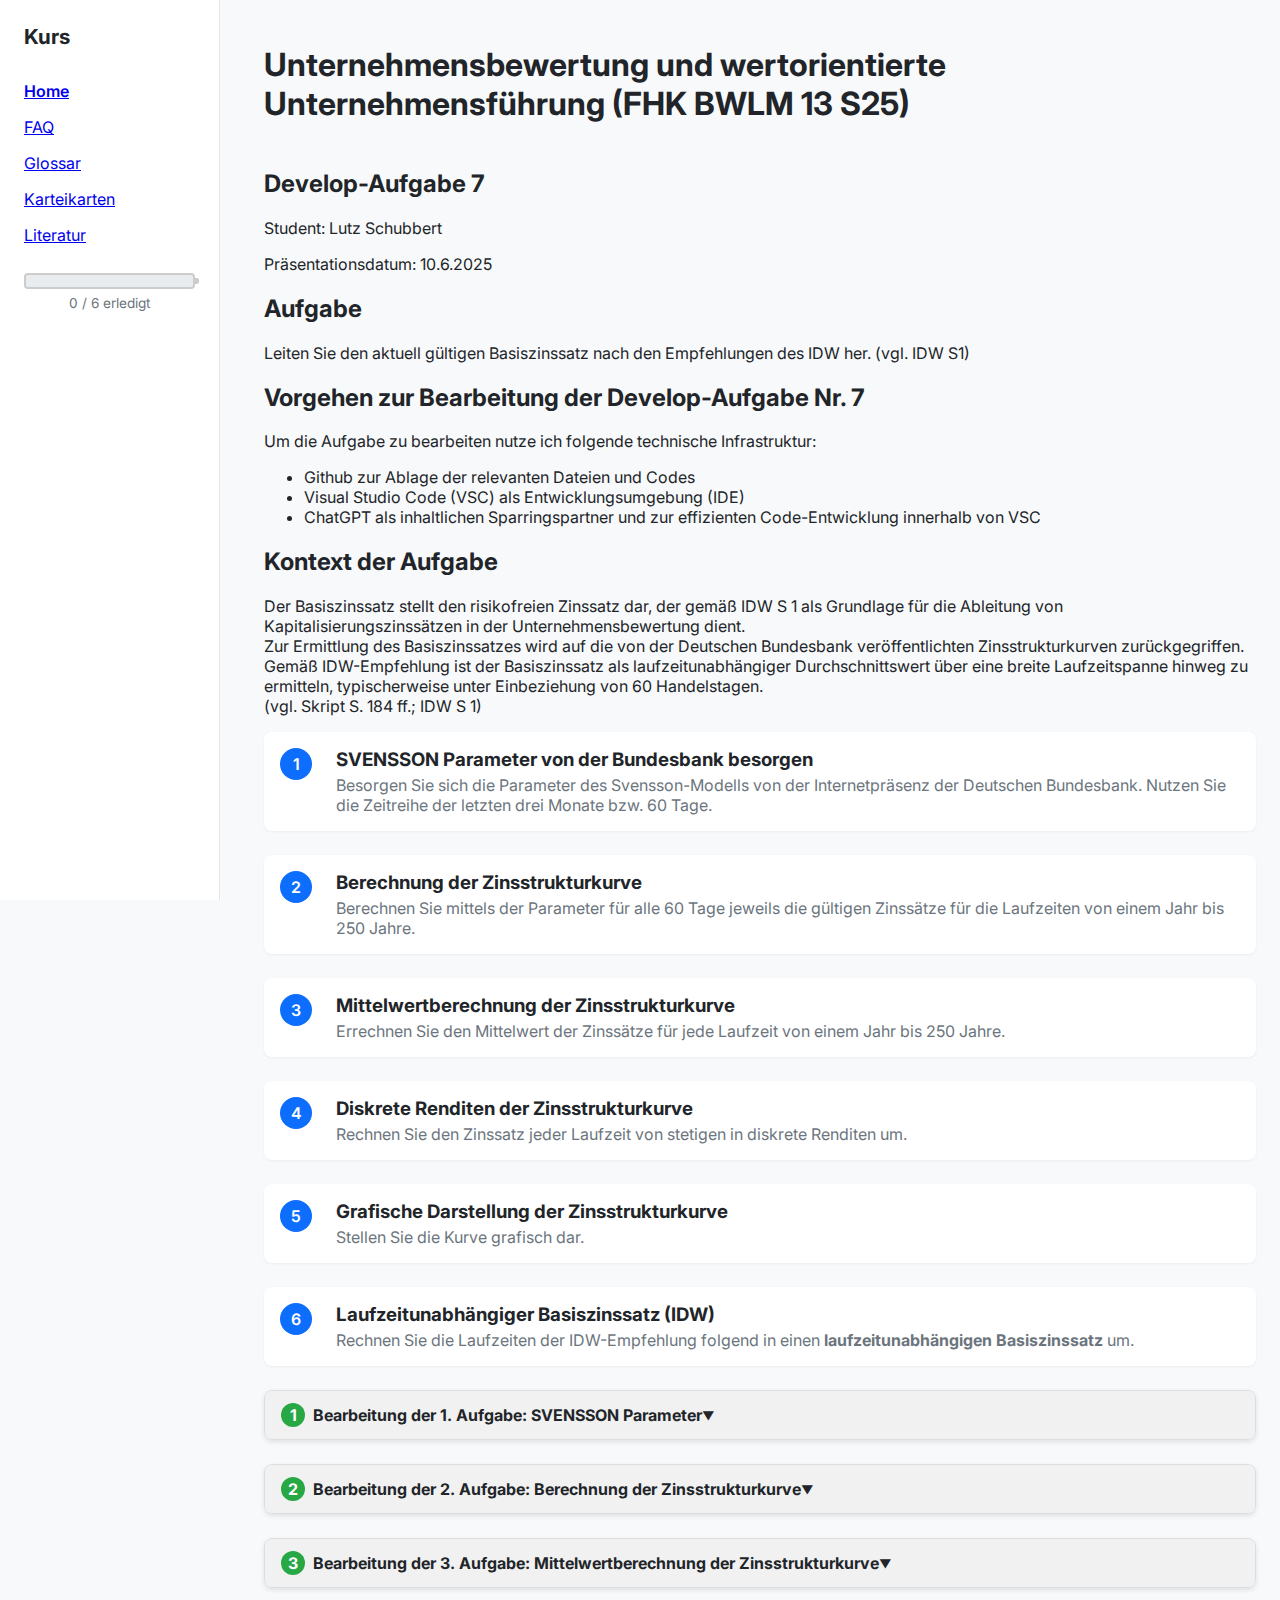
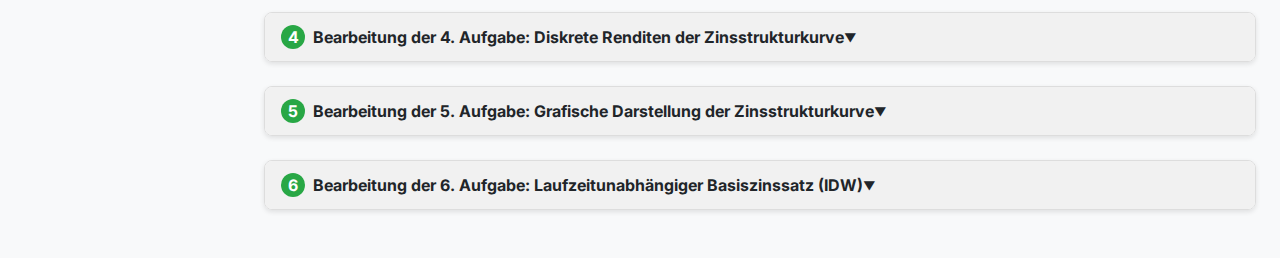
<file: index.html>
<!DOCTYPE html>
<html lang="de">
<head>
    <meta charset="utf-8">
    <meta name="viewport" content="width=device-width,initial-scale=1">
    <title>Kursaufgabe: Webentwicklung</title>
    <!-- Schrift & Styles -->
    <link rel="preconnect" href="https://fonts.googleapis.com">
    <link rel="preconnect" href="https://fonts.gstatic.com" crossorigin>
    <link href="https://fonts.googleapis.com/css2?family=Inter:wght@400;500;700&display=swap" rel="stylesheet">
    <link rel="stylesheet" href="style.css">
</head>
<body>
    <div class="page">
        <!-- Sidebar: Enthält Logo, Navigation und Fortschrittsanzeige -->
        <aside class="sidebar">
            <h1 class="logo">Kurs</h1>
            <nav>
                <ul>
                    <li class="active"><a href="index.html">Home</a></li>
                    <li><a href="faq.html">FAQ</a></li>
                    <li><a href="glossar.html">Glossar</a></li>
                    <li><a href="Karteikarten.html">Karteikarten</a></li>
                    <li><a href="Literaturverzeichnis.html">Literatur</a></li>
                </ul>
            </nav>
            <div class="progress-wrap">
                <div id="progressBar"></div>
                <span id="progressText">0 / 6 erledigt</span>
            </div>
        </aside>

        <!-- Hauptbereich: Enthält den Content der Seite -->
        <main class="content">
            <!-- Header-Bereich -->
            <header class="content-header">
                <h1>Unternehmensbewertung und wertorientierte Unternehmensführung (FHK BWLM 13 S25)</h1>
            </header>

            <!-- Einleitung zur Develop-Aufgabe -->
            <h2>Develop-Aufgabe 7</h2>
            <p>Student: Lutz Schubbert</p>
            <p>Präsentationsdatum: 10.6.2025</p>

            <!-- Aufgabenbeschreibung -->
            <h2>Aufgabe</h2>
            <p>
                Leiten Sie den aktuell gültigen Basiszinssatz nach den Empfehlungen des IDW her.
                (vgl. IDW S1)
            </p>

            <!-- Beschreibung des Vorgehens -->
            <h2>Vorgehen zur Bearbeitung der Develop-Aufgabe Nr. 7</h2>
            <p>Um die Aufgabe zu bearbeiten nutze ich folgende technische Infrastruktur:</p>
            <ul>
                <li>Github zur Ablage der relevanten Dateien und Codes</li>
                <li>Visual Studio Code (VSC) als Entwicklungsumgebung (IDE)</li>
                <li>ChatGPT als inhaltlichen Sparringspartner und zur effizienten Code-Entwicklung innerhalb von VSC</li>
            </ul>

            
                <h2>Kontext der Aufgabe</h2>
            <p>Der Basiszinssatz stellt den risikofreien Zinssatz dar, der gemäß IDW S 1 als Grundlage für die Ableitung von Kapitalisierungszinssätzen in der Unternehmensbewertung dient.<br>
                Zur Ermittlung des Basiszinssatzes wird auf die von der Deutschen Bundesbank veröffentlichten Zinsstrukturkurven zurückgegriffen.<br>
                Gemäß IDW-Empfehlung ist der Basiszinssatz als laufzeitunabhängiger Durchschnittswert über eine breite Laufzeitspanne hinweg zu ermitteln, typischerweise unter Einbeziehung von 60 Handelstagen.<br>
                (vgl. Skript S. 184 ff.; IDW S 1)
            </p>

            <!-- Aufgabenbereich: Liste der Aufgaben -->
            <section class="tasks">
                <!-- Aufgabe 1 -->
                <article class="task" data-task="1">
                    <span class="badge">1</span>
                    <div class="task-body">
                        <h3>SVENSSON Parameter von der Bundesbank besorgen</h3>
                        <p>
                            Besorgen Sie sich die Parameter des Svensson-Modells von der Internetpräsenz 
                            der Deutschen Bundesbank. Nutzen Sie die Zeitreihe der letzten drei Monate bzw. 60 Tage.
                        </p>
                    </div>
                </article>

                <!-- Aufgabe 2 -->
                <article class="task" data-task="2">
                    <span class="badge">2</span>
                    <div class="task-body">
                        <h3>Berechnung der Zinsstrukturkurve</h3>
                        <p>
                            Berechnen Sie mittels der Parameter für alle 60 Tage jeweils die gültigen Zinssätze 
                            für die Laufzeiten von einem Jahr bis 250 Jahre.
                        </p>
                    </div>
                </article>

                <!-- Aufgabe 3 -->
                <article class="task" data-task="3">
                    <span class="badge">3</span>
                    <div class="task-body">
                        <h3>Mittelwertberechnung der Zinsstrukturkurve</h3>
                        <p>
                          Errechnen Sie den Mittelwert der Zinssätze für jede Laufzeit von einem Jahr bis 250 Jahre.
                        </p>
                    </div>
                </article>

                <!-- Aufgabe 4 -->
                <article class="task" data-task="4">
                    <span class="badge">4</span>
                    <div class="task-body">
                        <h3>Diskrete Renditen der Zinsstrukturkurve</h3>
                        <p>
                          Rechnen Sie den Zinssatz jeder Laufzeit von stetigen in diskrete Renditen um.
                        </p>
                    </div>
                </article>

                <!-- Aufgabe 5 -->
                <article class="task" data-task="5">
                    <span class="badge">5</span>
                    <div class="task-body">
                        <h3>Grafische Darstellung der Zinsstrukturkurve</h3>
                        <p>
                          Stellen Sie die Kurve grafisch dar.
                        </p>
                    </div>
                </article>

                <!-- Aufgabe 6 -->
                <article class="task" data-task="6">
                    <span class="badge">6</span>
                    <div class="task-body">
                        <h3>Laufzeitunabhängiger Basiszinssatz (IDW)</h3>
                        <p>
                          Rechnen Sie die Laufzeiten der IDW-Empfehlung folgend in einen 
                          <strong>laufzeitunabhängigen Basiszinssatz</strong> um.
                        </p>
                    </div>
                </article>
            </section>

            <!-- Extra-Bereiche: Diese Sektionen enthalten zusätzliche, aufklappbare Informationen zu den Aufgaben -->
            <!-- Jeder Bereich ist für eine Aufgabe vorgesehen. Beim Klick auf die Überschrift wird der Inhalt umgeschaltet. -->

            <!-- Bearbeitung von Aufgabe 1 -->
            <section class="extra-section">
                <h2 class="collapsible-header" style="cursor: pointer; text-align: left;">
                    <span class="circle-number">1</span>
                    Bearbeitung der 1. Aufgabe: SVENSSON Parameter
                </h2>
                <div class="collapsible-body" style="display: none; padding: 0.5rem; background: #f9f9f9; border-top: 1px solid #ddd;">
                    <section>
                        <h2>Vorgehen: Datenrecherche und -aufbereitung</h2>
                        <h3>1️⃣ Suche nach den Daten</h3>
                        <p>
                            Im ersten Schritt habe ich gezielt nach den offiziellen Svensson-Parametern gesucht, 
                            die von der Deutschen Bundesbank veröffentlicht werden. Nach Durchsicht der verschiedenen 
                            Datenbereiche bin ich auf die folgende Seite gestoßen:
                        </p>
                        <p>
                            👉 <a href="https://www.bundesbank.de/de/statistiken/geld-und-kapitalmaerkte/zinssaetze-und-renditen/taegliche-zinsstruktur-fuer-boersennotierte-bundeswertpapiere-650724" target="_blank">
                                https://www.bundesbank.de/de/statistiken/geld-und-kapitalmaerkte/zinssaetze-und-renditen/taegliche-zinsstruktur-fuer-boersennotierte-bundeswertpapiere-650724
                            </a>
                        </p>
                        <h3>2️⃣ Identifikation der richtigen Dateien</h3>
                        <p>
                            Auf dieser Seite habe ich im Abschnitt <strong>"Zinsstrukturkurven / Svensson-Parameter"</strong> 
                            die relevanten Zeitreihen identifiziert, die für die Berechnung des Basiszinssatzes gemäß IDW-Empfehlung erforderlich sind.
                        </p>
                        <p>Die heruntergeladenen Parameter-Dateien sind:</p>
                        <ul>
                            <li>BBK01.WZ9810 : Parameter Beta0</li>
                            <li>BBK01.WZ9811 : Parameter Beta1</li>
                            <li>BBK01.WZ9812 : Parameter Beta2</li>
                            <li>BBK01.WZ9813 : Parameter Beta3</li>
                            <li>BBK01.WZ9814 : Parameter Lambda1</li>
                            <li>BBK01.WZ9815 : Parameter Lambda2</li>
                        </ul>
                        <p><em>Screenshot der Website zur Veranschaulichung:</em></p>
                        <p>
                            <img src="images/bundesbank_screenshot.png" alt="Screenshot der Bundesbank-Website" style="max-width: 30%; height: auto;">
                        </p>
                        <h3>3️⃣ Erkunden der Datenstruktur</h3>
                        <p>
                            Im Anschluss habe ich die heruntergeladenen CSV-Dateien analysiert, um die interne Struktur der Daten zu verstehen.
                            Damit war die Grundlage geschaffen für die anschließende automatisierte Datenverarbeitung mittels R-Skript.
                        </p>
                    </section>
                </div>
            </section>

            <!-- Information zu Aufgabe 2 -->
            <section class="extra-section">
                <h2 class="collapsible-header" style="cursor: pointer; text-align: left;">
                    <span class="circle-number">2</span>
                    Bearbeitung der 2. Aufgabe: Berechnung der Zinsstrukturkurve
                </h2>
                <div class="collapsible-body" style="display: none; padding: 0.5rem; background: #f9f9f9; border-top: 1px solid #ddd;">
                    <h3>Technisches Vorgehen und Entscheidung für R</h3>
                    <p>
                        Um diese Aufgabe fundiert zu bearbeiten, habe ich mir zunächst ein vertiefteres Verständnis der zugrunde liegenden Daten verschafft.
                    </p>
                    <p>
                        Nach kurzer Überlegung habe ich mich bewusst dagegen entschieden, die Aufgabe in <strong>Excel</strong> oder <strong>Numbers</strong> zu bearbeiten, und stattdessen auf die Programmiersprache <strong>R</strong> gesetzt.
                    </p>
                    <p>
                        Bereits in früheren Projekten habe ich umfangreiche Erfahrungen mit <strong>R</strong> gesammelt und – wie in der Einleitung beschrieben – konnte ich als <em>Vibe-Coder</em> zunehmend erleben, wie mächtig es sein kann, eigene Ideen durch <strong>Code und KI-Unterstützung</strong> umzusetzen.
                    </p>
                    <h3>Datenaufbereitung</h3>
                    <p>
                        Im ersten Schritt habe ich die heruntergeladenen Dateien weiter analysiert und gezielt für diese Aufgabe aufbereitet.
                    </p>
                    <p>
                        Ich habe dazu eine eigene <strong>Excel-Tabelle</strong> erstellt, in der die <strong>letzten 60 Handelstage</strong> (Börsentage) zusammengefasst sind.
                        Diese Tabelle diente als strukturierter Ausgangspunkt für die weitere Verarbeitung.
                    </p>
                    <h3>Entwicklung einer interaktiven Shiny App</h3>
                    <p>
                        Darauf aufbauend habe ich mit <strong>R-Code</strong> eine eigene <strong>Shiny App</strong> entwickelt.
                    </p>
                    <p>
                        Diese App visualisiert die letzten 60 Handelstage und stellt die berechneten Zinssätze interaktiv dar.
                    </p>
                    <div style="margin: 1rem 0; border: 1px solid #ccc; border-radius: 5px; overflow: hidden;">
                        <iframe src="https://lg98bn-lutz-schubbert.shinyapps.io/shiny_app/" width="100%" height="600" style="border: none;"></iframe>
                    </div>
                    <h3>Formel des Svensson-Modells</h3>
                    <p>
                        Die zugrunde liegende Berechnung basiert auf folgender Formel des Svensson-Modells:
                    </p>
                    <p style="font-family: monospace; background-color: #f0f0f0; padding: 0.5rem; border-radius: 5px;">
                        r(t) = β₀ + β₁ * ((1 - exp(-t / λ₁)) / (t / λ₁)) + β₂ * (((1 - exp(-t / λ₁)) / (t / λ₁)) - exp(-t / λ₁)) + β₃ * (((1 - exp(-t / λ₂)) / (t / λ₂)) - exp(-t / λ₂))
                    </p>
                    <p>
                        Damit können für jede gewünschte Laufzeit t (in Jahren) die entsprechenden Zinssätze berechnet und visualisiert werden.
                    </p>
                </div>
            </section>

            <!-- Information zu Aufgabe 3 -->
            <section class="extra-section">
                <h2 class="collapsible-header" style="cursor: pointer; text-align: left;">
                    <span class="circle-number">3</span>
                    Bearbeitung der 3. Aufgabe: Mittelwertberechnung der Zinsstrukturkurve
                </h2>
                <div class="collapsible-body" style="display: none; padding: 0.5rem; background: #f9f9f9; border-top: 1px solid #ddd;">
                    <h3>Mittelwertberechnung der Zinsstrukturkurve</h3>
                    <p>
                        In dieser Aufgabe sollte der <strong>Mittelwert der Zinssätze</strong> für jede <strong>Laufzeit von 1 Jahr bis 250 Jahre</strong> berechnet werden.
                    </p>
                    <h4>Vorgehen</h4>
                    <p>
                        Ausgangspunkt war der Datensatz <code>yields_long</code>, der für jede <strong>Laufzeit</strong> und jeden <strong>Handelstag</strong> die zugehörigen <strong>stetig verzinsten Zinssätze</strong> enthält.
                    </p>
                    <p>
                        Um den Mittelwert der Zinssätze je Laufzeit zu berechnen, wurde der Datensatz nach der Spalte <code>Laufzeit</code> gruppiert. Für jede Gruppe wurde anschließend der <strong>arithmetische Mittelwert</strong> der Zinssätze berechnet.
                    </p>
                    <p>
                        NA-Werte wurden bei der Berechnung ausgeschlossen.
                    </p>
                    <h4>Formel</h4>
                    <p>
                        Die Berechnung des Mittelwertes für jede Laufzeit L erfolgte nach folgender Formel:
                    </p>
                    <p style="font-family: monospace; background-color: #f0f0f0; padding: 0.5rem; border-radius: 5px;">
                        mean_yield(L) = (1 / N<sub>L</sub>) * Σ [ r<sub>i</sub>(L) ]<br>
                        wobei:<br>
                        N<sub>L</sub> = Anzahl der verfügbaren Handelstage für Laufzeit L<br>
                        r<sub>i</sub>(L) = Zinssatz am i-ten Tag für Laufzeit L
                    </p>
                    <h4>Zusammenfassung</h4>
                    <p>
                        Durch diese Berechnung ergibt sich für jede Laufzeit zwischen <strong>1 und 250 Jahren</strong> genau ein <strong>durchschnittlicher Zinssatz</strong>, der als Grundlage für weitere Analysen und Vergleiche dient.
                    </p>
                </div>
            </section>

            <!-- Information zu Aufgabe 4 -->
            <section class="extra-section">
                <h2 class="collapsible-header" style="cursor: pointer; text-align: left;">
                    <span class="circle-number">4</span>
                    Bearbeitung der 4. Aufgabe: Diskrete Renditen der Zinsstrukturkurve
                </h2>
                <div class="collapsible-body" style="display: none; padding: 0.5rem; background: #f9f9f9; border-top: 1px solid #ddd;">
                    <p>
                      In dieser Aufgabe sollte der Zinssatz von stetig in diskret umgerechnet werden.
                    </p>
                    <h4>Vorgehen</h4>
                    <p>
                        Ausgangspunkt war der Datensatz <code>yields_long</code>, der für jede 
                        <strong>Laufzeit</strong> und jeden <strong>Handelstag</strong> die zugehörigen 
                        <strong>stetig verzinsten Zinssätze</strong> enthält.
                    </p>
                    <p>
                        Um den Mittelwert der Zinssätze je Laufzeit zu berechnen, wurde der Datensatz 
                        nach der Spalte <code>Laufzeit</code> gruppiert. Für jede Gruppe wurde anschließend 
                        der <strong>arithmetische Mittelwert</strong> der Zinssätze berechnet. NA-Werte wurden 
                        bei der Berechnung ausgeschlossen.
                    </p>
                    <h4>Formel</h4>
                    <p style="font-family: monospace; background-color: #f0f0f0; padding: 0.5rem; border-radius: 5px;">
                        mean_yield(L) = (1 / N<sub>L</sub>) * Σ [ r<sub>i</sub>(L) ]<br>
                        wobei:<br>
                        N<sub>L</sub> = Anzahl der verfügbaren Handelstage für Laufzeit L<br>
                        r<sub>i</sub>(L) = Zinssatz am i-ten Tag für Laufzeit L
                    </p>
                    <h4>Zusammenfassung</h4>
                    <p>
                        Durch diese Berechnung ergibt sich für jede Laufzeit zwischen <strong>1 und 250 Jahren</strong> 
                        genau ein <strong>durchschnittlicher Zinssatz</strong>, der als Grundlage für weitere Analysen dient.
                    </p>
                </div>
            </section>

            <!-- Information zu Aufgabe 5 -->
            <section class="extra-section">
                <h2 class="collapsible-header" style="cursor: pointer; text-align: left;">
                    <span class="circle-number">5</span>
                    Bearbeitung der 5. Aufgabe: Grafische Darstellung der Zinsstrukturkurve
                </h2>
                <div class="collapsible-body" style="display: none; padding: 0.5rem; background: #f9f9f9; border-top: 1px solid #ddd;">
                    <h3>Grafische Darstellung der Zinsstrukturkurve</h3>
                    <p>
                        In dieser Aufgabe sollte die <strong>Zinsstrukturkurve</strong> für die 
                        betrachteten Laufzeiten <strong>grafisch dargestellt</strong> werden.
                    </p>
                    <h4>Vorgehen</h4>
                    <p>
                        Grundlage für die Darstellung waren die zuvor berechneten <strong>diskreten 
                        Renditen</strong> (<code>disc_yields</code>) aus Aufgabe 4. Für jede 
                        <strong>Laufzeit von 1 bis 250 Jahren</strong> wurde der zugehörige durchschnittliche 
                        <strong>diskrete Zinssatz</strong> visualisiert.
                    </p>
                    <p>
                        Zur besseren Lesbarkeit wurde die erzeugte Grafik als <strong>PNG-Datei</strong> gespeichert und in das Projektverzeichnis eingebunden.
                    </p>
                    <h4>Ergebnis</h4>
                    <p>
                        Die folgende Abbildung zeigt die resultierende <strong>grafische Darstellung der 
                        diskreten Renditen</strong>:
                    </p>
                    <p style="text-align: center;">
                        <img src="images/grafische_Darstellung_diskreter_Renditen.png" alt="Grafische Darstellung der diskreten Renditen" style="max-width: 60%; height: auto; border: 1px solid #ccc; border-radius: 5px;">
                    </p>
                    <h4>Zusammenfassung</h4>
                    <p>
                        Die Grafik zeigt den Verlauf der <strong>diskreten Zinssätze</strong> über die 
                        unterschiedlichen <strong>Laufzeiten</strong> hinweg und ergänzt die numerische Auswertung um eine visuelle Komponente.
                    </p>
                </div>
            </section>

            <!-- Information zu Aufgabe 6 -->
            <section class="extra-section">
              <h2 class="collapsible-header" style="cursor: pointer; text-align: left;">
                <span class="circle-number">6</span>
                Bearbeitung der 6. Aufgabe: Laufzeitunabhängiger Basiszinssatz (IDW)
              </h2>
              <div class="collapsible-body" style="display: none; padding: 0.5rem; background: #f9f9f9; border-top: 1px solid #ddd;">
                <h3>Laufzeitunabhängiger Basiszinssatz (IDW)</h3>
                <p>
                  In dieser Aufgabe sollte gemäß der <strong>IDW-Empfehlung</strong> ein 
                  <strong>laufzeitunabhängiger Basiszinssatz</strong> berechnet werden.
                </p>
                <h4>Vorgehen</h4>
                <p>
                  Ausgangspunkt war der Datensatz <code>yields_long</code>, der für jede 
                  <strong>Laufzeit</strong> und jeden <strong>Handelstag</strong> die 
                  <strong>stetig verzinsten Zinssätze</strong> enthält.
                </p>
                <p>
                  Gemäß der IDW-Empfehlung wurde für jeden <strong>Handelstag</strong> ein 
                  <strong>durchschnittlicher Zinssatz über alle betrachteten Laufzeiten (1 bis 250 Jahre)</strong> berechnet. Hierzu wurden die Zinssätze 
                  für alle Laufzeiten eines Tages arithmetisch gemittelt. Das Ergebnis ist ein 
                  <strong>laufzeitunabhängiger Basiszinssatz</strong> pro Handelstag.
                </p>
                <p>
                  Die berechneten Werte wurden in einer eigenen Excel-Datei gespeichert und stehen 
                  für weitere Anwendungen zur Verfügung.
                </p>
                <h4>Formel</h4>
                <p style="font-family: monospace; background-color: #f0f0f0; padding: 0.5rem; border-radius: 5px;">
                  Basiszinssatz(Datum) = (1 / N<sub>Laufzeiten</sub>) * Σ [ r<sub>j</sub> ]<br>
                  wobei:<br>
                  N<sub>Laufzeiten</sub> = Anzahl der betrachteten Laufzeiten (1 bis 250 Jahre)<br>
                  r<sub>j</sub> = Zinssatz für die j-te Laufzeit an diesem Datum
                </p>
                <h4>Ergebnis (grafische Darstellung)</h4>
                <p>
                    Die folgende Abbildung zeigt den Verlauf des <strong>laufzeitunabhängigen Basiszinssatzes</strong> über die betrachteten <strong>60 Handelstage</strong>:
                </p>
                <p style="text-align: center;">
                    <img src="images/basiszinssatz_verlauf.png" alt="Verlauf des Basiszinssatzes" style="max-width: 60%; height: auto; border: 1px solid #ccc; border-radius: 5px;">
                </p>
                <!-- Eingefügte Tabelle -->
                <h4>Tabelle: Basiszinssatz pro Handelstag</h4>
                <table style="width: 50%; margin: auto; border-collapse: collapse;">
                  <thead>
                    <tr>
                      <th style="border: 1px solid #ccc; padding: 0.5rem; background-color: #f0f0f0;">Datum</th>
                      <th style="border: 1px solid #ccc; padding: 0.5rem; background-color: #f0f0f0;">Basiszinssatz</th>
                    </tr>
                  </thead>
                  <tbody>
                    <tr>
                      <td style="border: 1px solid #ccc; padding: 0.5rem;">26.05.25</td>
                      <td style="border: 1px solid #ccc; padding: 0.5rem;">1,875733259</td>
                    </tr>
                    <tr>
                      <td style="border: 1px solid #ccc; padding: 0.5rem;">27.05.25</td>
                      <td style="border: 1px solid #ccc; padding: 0.5rem;">1,821160117</td>
                    </tr>
                    <tr>
                      <td style="border: 1px solid #ccc; padding: 0.5rem;">28.05.25</td>
                      <td style="border: 1px solid #ccc; padding: 0.5rem;">1,814810282</td>
                    </tr>
                    <tr>
                      <td style="border: 1px solid #ccc; padding: 0.5rem;">29.05.25</td>
                      <td style="border: 1px solid #ccc; padding: 0.5rem;">1,872312471</td>
                    </tr>
                    <tr>
                      <td style="border: 1px solid #ccc; padding: 0.5rem;">30.05.25</td>
                      <td style="border: 1px solid #ccc; padding: 0.5rem;">1,855268069</td>
                    </tr>
                    <tr>
                      <td style="border: 1px solid #ccc; padding: 0.5rem;">02.06.25</td>
                      <td style="border: 1px solid #ccc; padding: 0.5rem;">1,888245372</td>
                    </tr>
                    <tr>
                      <td style="border: 1px solid #ccc; padding: 0.5rem;">03.06.25</td>
                      <td style="border: 1px solid #ccc; padding: 0.5rem;">1,81269169</td>
                    </tr>
                    <tr>
                      <td style="border: 1px solid #ccc; padding: 0.5rem;">04.06.25</td>
                      <td style="border: 1px solid #ccc; padding: 0.5rem;">1,840219797</td>
                    </tr>
                    <tr>
                      <td style="border: 1px solid #ccc; padding: 0.5rem;">05.06.25</td>
                      <td style="border: 1px solid #ccc; padding: 0.5rem;">1,852790135</td>
                    </tr>
                    <tr>
                      <td style="border: 1px solid #ccc; padding: 0.5rem;">06.06.25</td>
                      <td style="border: 1px solid #ccc; padding: 0.5rem;">1,893704072</td>
                    </tr>
                  </tbody>
                </table>
                <!-- Ende der Tabelle -->
                <h4>Zusammenfassung</h4>
                <p>
                  Mit diesem Vorgehen wird für jeden <strong>Handelstag</strong> ein 
                  <strong>laufzeitunabhängiger Basiszinssatz</strong> ermittelt. Dieser Wert dient in der 
                  <strong>Unternehmensbewertung</strong> als wesentlicher Parameter für die Diskontierung 
                  zukünftiger Zahlungsströme und bildet einen zentralen Bestandteil der weiteren Analysen.
                </p>
              </div>
            </section>
        </main>
    </div>

    <!-- Einbindung der JavaScript-Datei, die unter anderem das Toggle-Verhalten der aufklappbaren Bereiche implementiert -->
    <script src="app.js"></script>
</body>
</html>
</file>
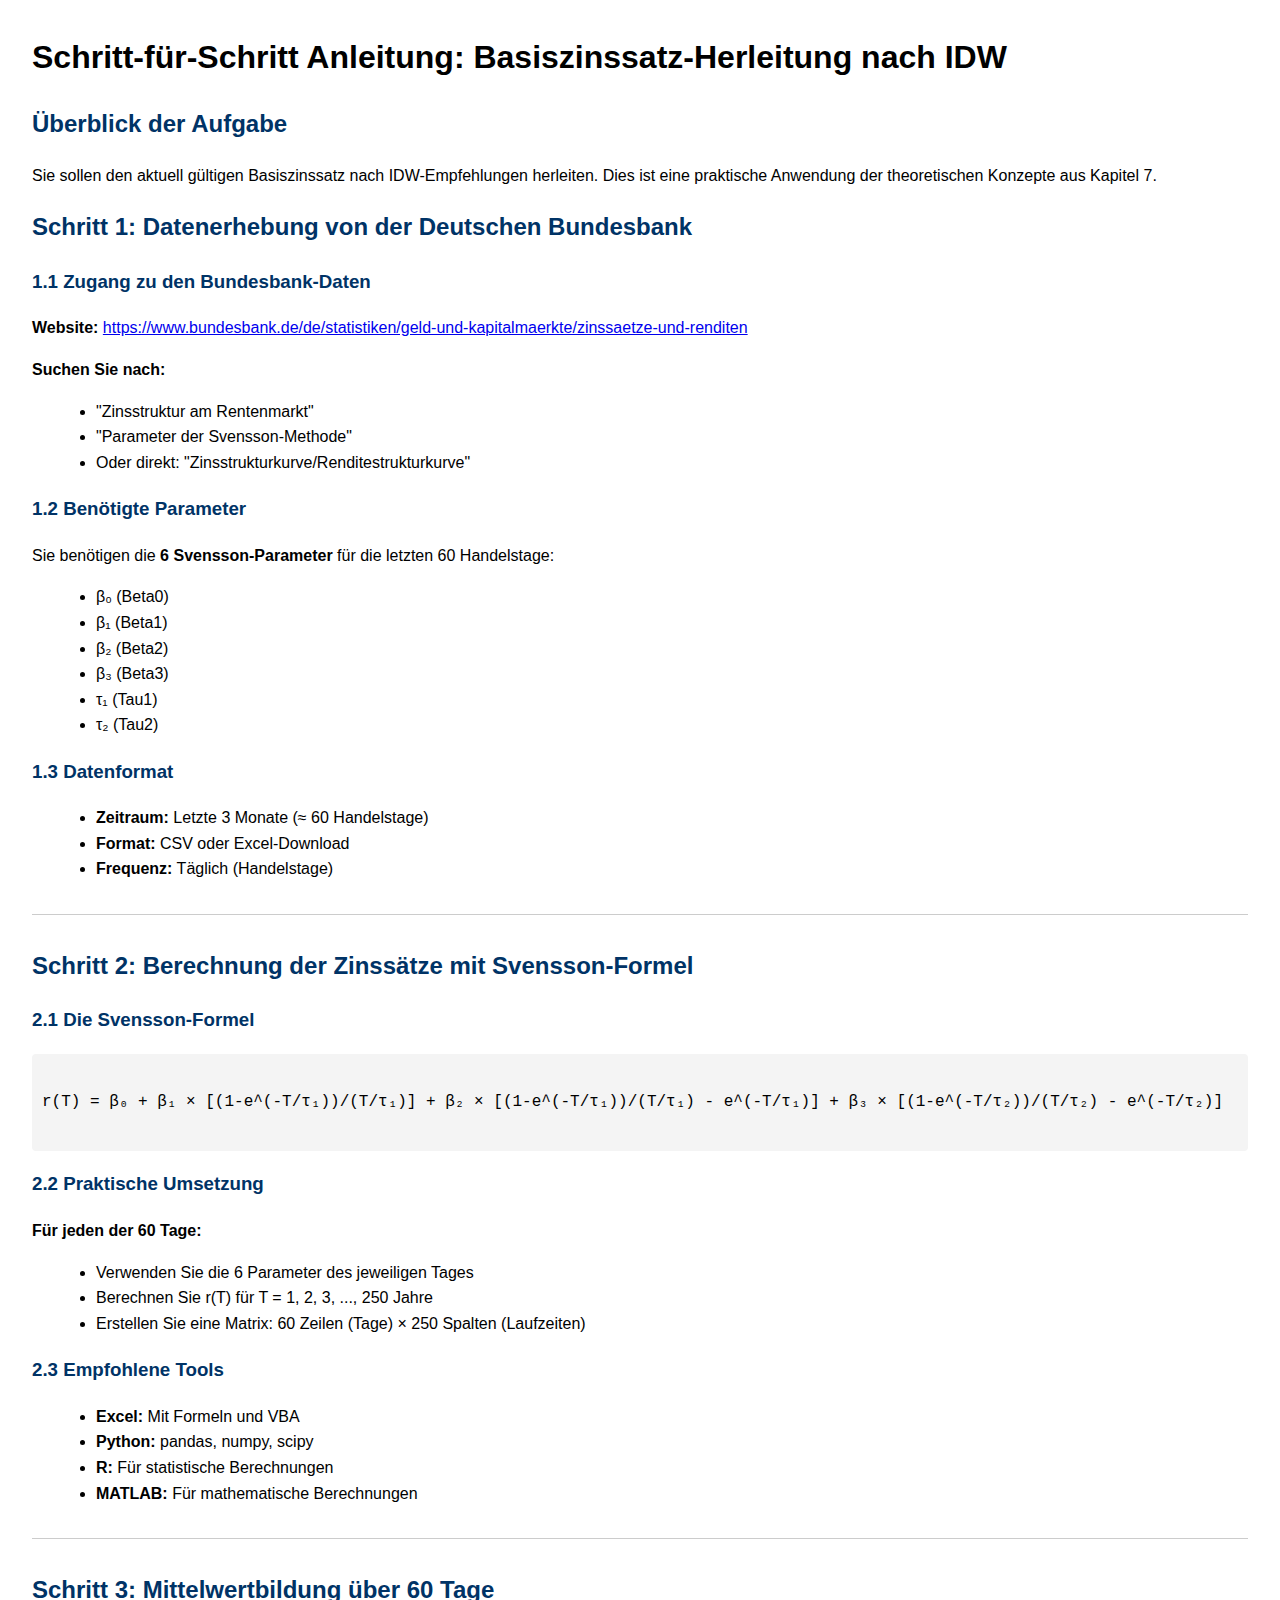
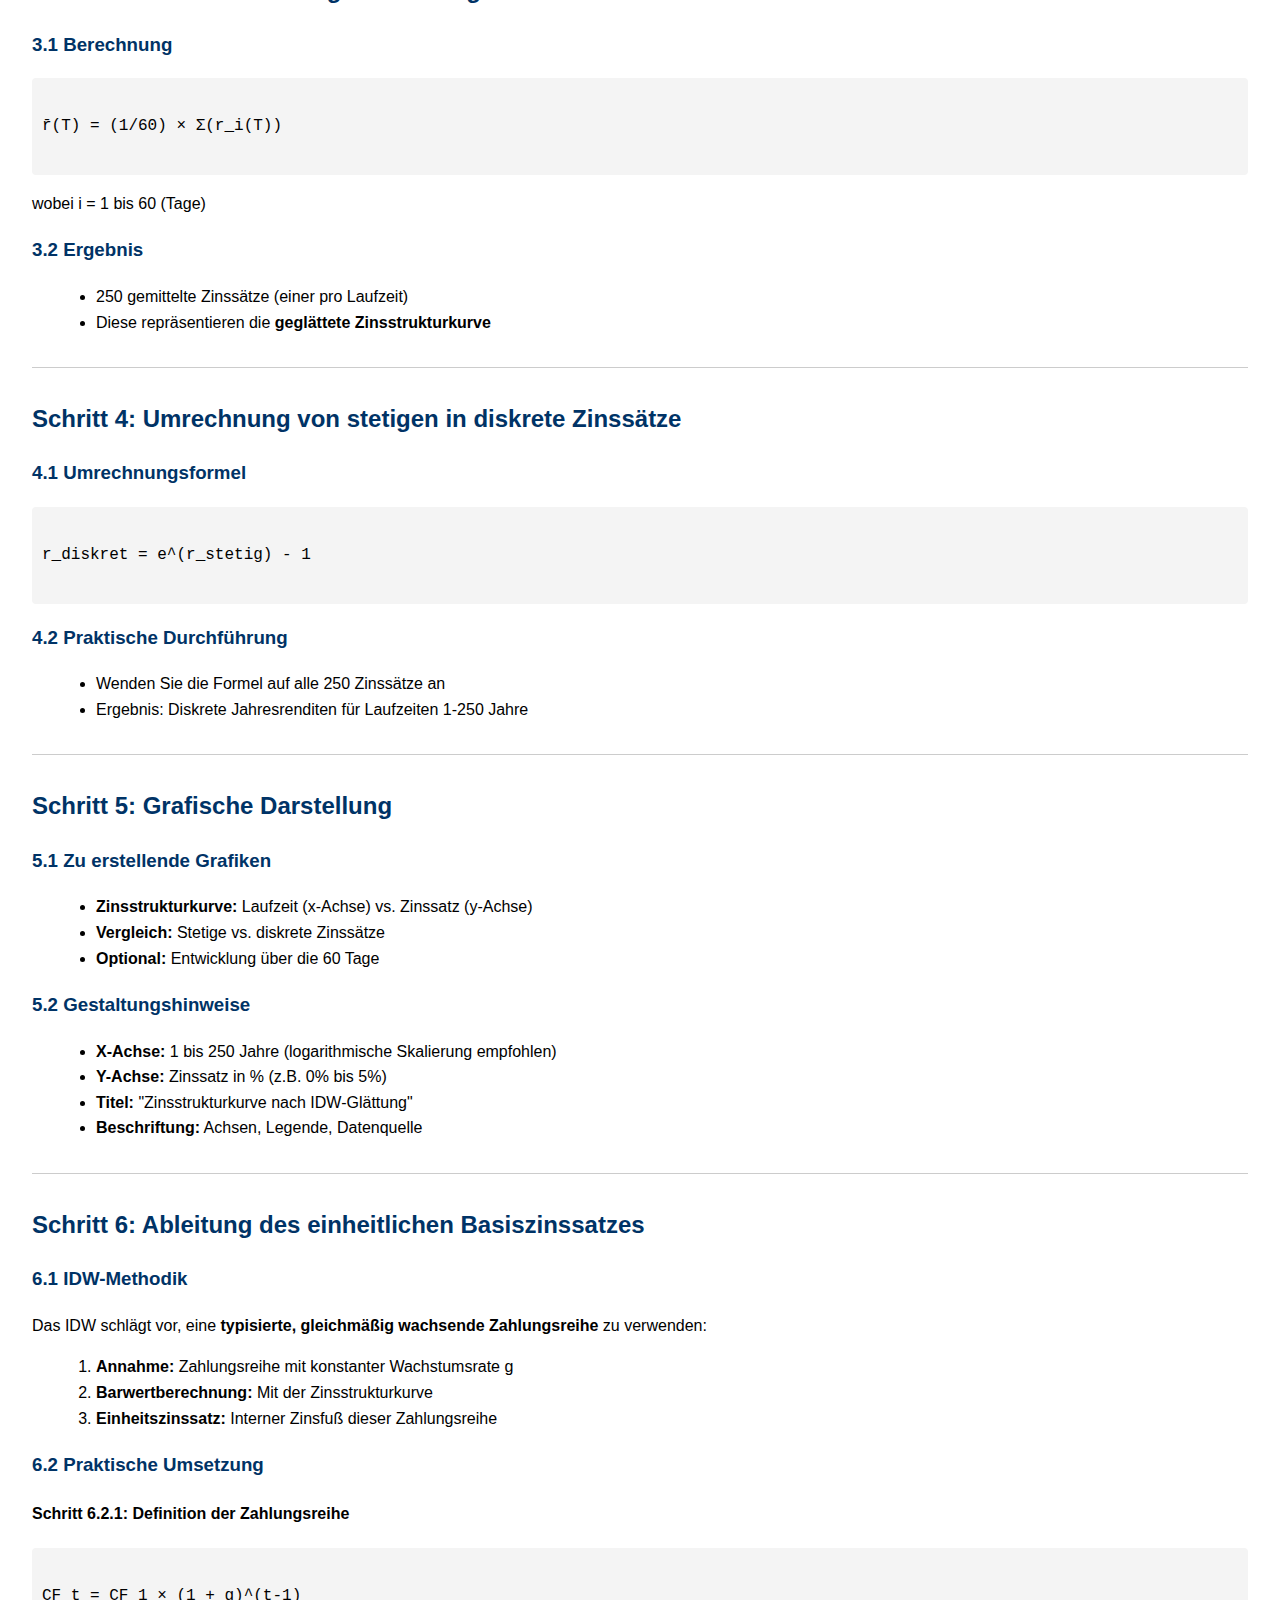
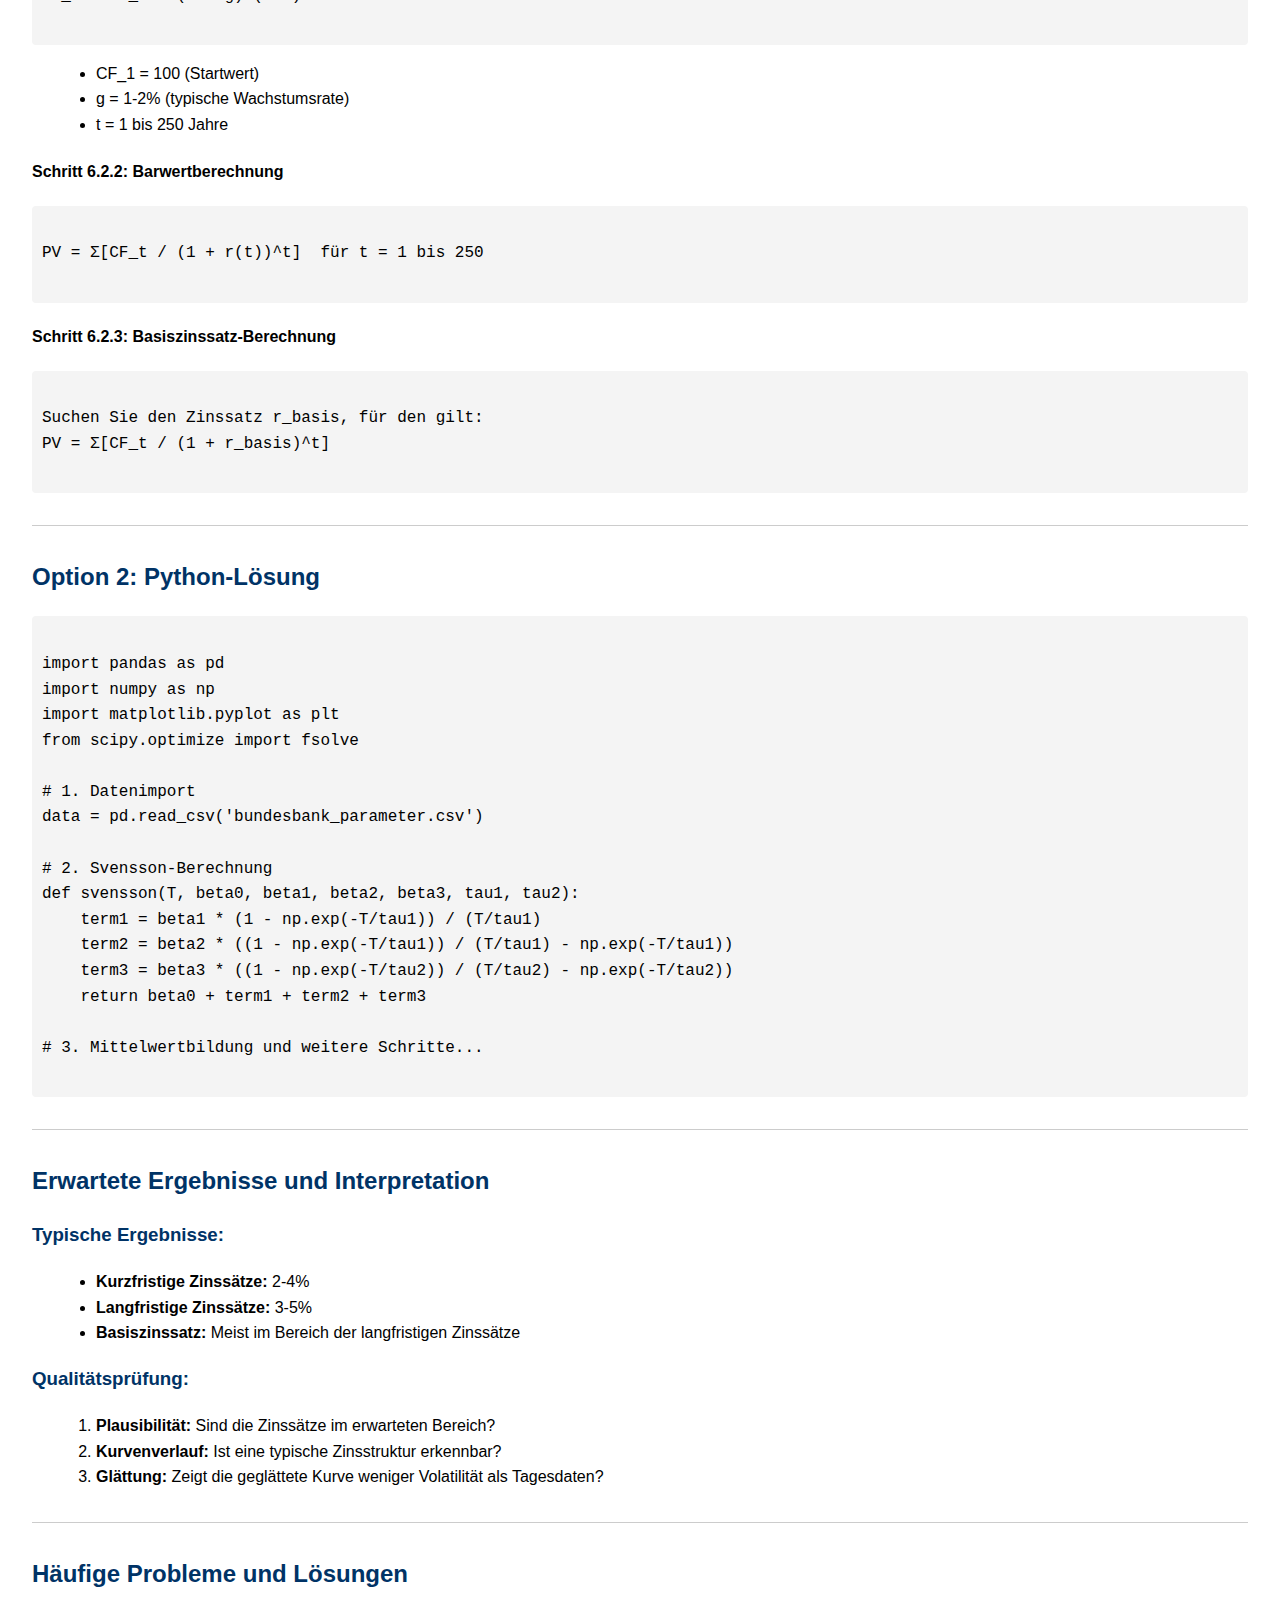
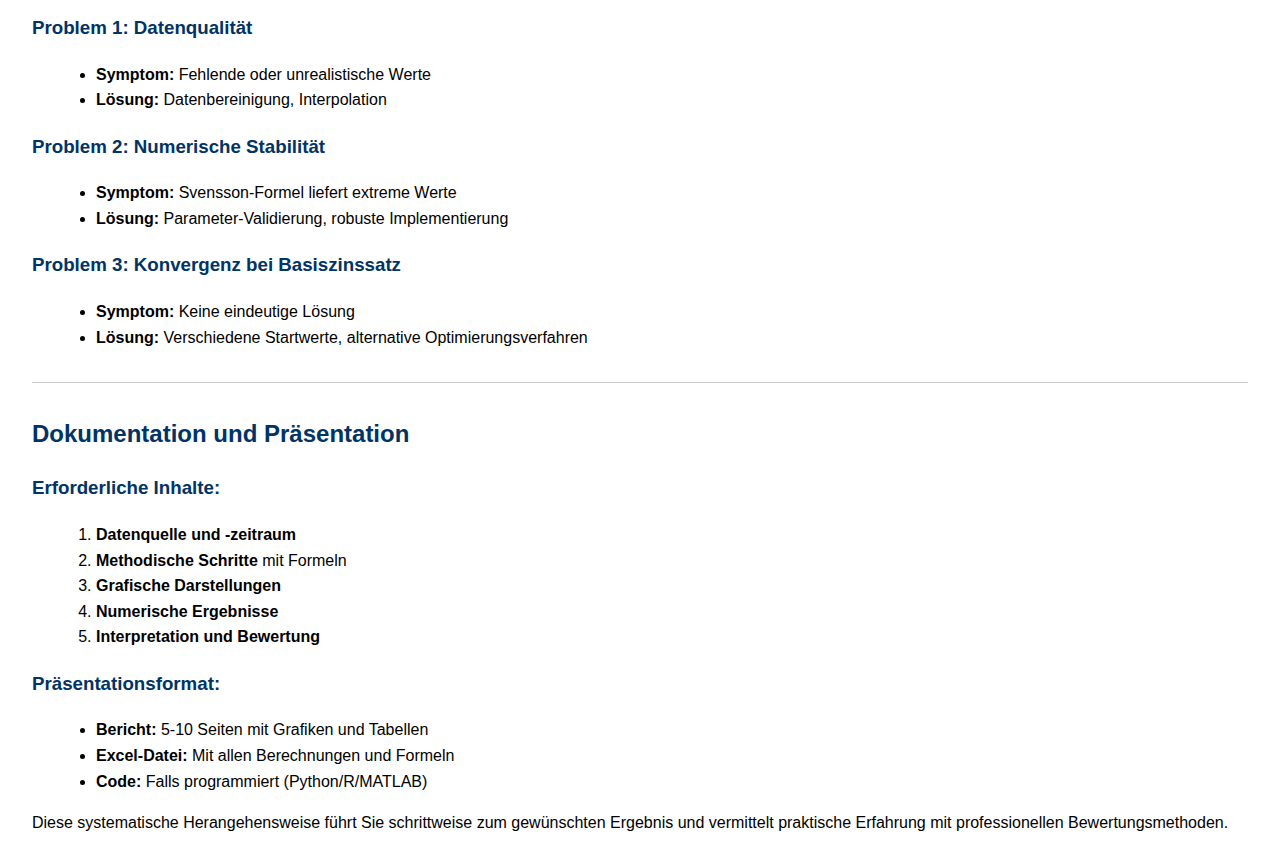
<file: Aufgabe.html>
<!DOCTYPE html>
<html lang="de">
<head>
  <meta charset="utf-8">
  <title>Aufgabe: Basiszinssatz-Herleitung nach IDW</title>
  <style>
    body {
      font-family: Arial, sans-serif;
      margin: 2em;
      line-height: 1.6;
    }
    h2, h3 {
      color: #003366;
    }
    pre {
      background-color: #f4f4f4;
      padding: 10px;
      border-radius: 4px;
      overflow-x: auto;
    }
    code {
      font-family: Consolas, monospace;
    }
    hr {
      margin: 2em 0;
      border: none;
      border-top: 1px solid #ccc;
    }
    ul, ol {
      margin-left: 1.5em;
    }
  </style>
</head>
<body>
  <h1>Schritt-für-Schritt Anleitung: Basiszinssatz-Herleitung nach IDW</h1>

  <h2>Überblick der Aufgabe</h2>
  <p>Sie sollen den aktuell gültigen Basiszinssatz nach IDW-Empfehlungen herleiten. Dies ist eine praktische Anwendung der theoretischen Konzepte aus Kapitel 7.</p>

  <h2>Schritt 1: Datenerhebung von der Deutschen Bundesbank</h2>
  <h3>1.1 Zugang zu den Bundesbank-Daten</h3>
  <p><strong>Website:</strong> <a href="https://www.bundesbank.de/de/statistiken/geld-und-kapitalmaerkte/zinssaetze-und-renditen">https://www.bundesbank.de/de/statistiken/geld-und-kapitalmaerkte/zinssaetze-und-renditen</a></p>
  <p><strong>Suchen Sie nach:</strong></p>
  <ul>
    <li>"Zinsstruktur am Rentenmarkt"</li>
    <li>"Parameter der Svensson-Methode"</li>
    <li>Oder direkt: "Zinsstrukturkurve/Renditestrukturkurve"</li>
  </ul>

  <h3>1.2 Benötigte Parameter</h3>
  <p>Sie benötigen die <strong>6 Svensson-Parameter</strong> für die letzten 60 Handelstage:</p>
  <ul>
    <li>β₀ (Beta0)</li>
    <li>β₁ (Beta1)</li>
    <li>β₂ (Beta2)</li>
    <li>β₃ (Beta3)</li>
    <li>τ₁ (Tau1)</li>
    <li>τ₂ (Tau2)</li>
  </ul>

  <h3>1.3 Datenformat</h3>
  <ul>
    <li><strong>Zeitraum:</strong> Letzte 3 Monate (≈ 60 Handelstage)</li>
    <li><strong>Format:</strong> CSV oder Excel-Download</li>
    <li><strong>Frequenz:</strong> Täglich (Handelstage)</li>
  </ul>

  <hr>

  <h2>Schritt 2: Berechnung der Zinssätze mit Svensson-Formel</h2>
  <h3>2.1 Die Svensson-Formel</h3>
  <pre><code>
r(T) = β₀ + β₁ × [(1-e^(-T/τ₁))/(T/τ₁)] + β₂ × [(1-e^(-T/τ₁))/(T/τ₁) - e^(-T/τ₁)] + β₃ × [(1-e^(-T/τ₂))/(T/τ₂) - e^(-T/τ₂)]
  </code></pre>

  <h3>2.2 Praktische Umsetzung</h3>
  <p><strong>Für jeden der 60 Tage:</strong></p>
  <ul>
    <li>Verwenden Sie die 6 Parameter des jeweiligen Tages</li>
    <li>Berechnen Sie r(T) für T = 1, 2, 3, ..., 250 Jahre</li>
    <li>Erstellen Sie eine Matrix: 60 Zeilen (Tage) × 250 Spalten (Laufzeiten)</li>
  </ul>

  <h3>2.3 Empfohlene Tools</h3>
  <ul>
    <li><strong>Excel:</strong> Mit Formeln und VBA</li>
    <li><strong>Python:</strong> pandas, numpy, scipy</li>
    <li><strong>R:</strong> Für statistische Berechnungen</li>
    <li><strong>MATLAB:</strong> Für mathematische Berechnungen</li>
  </ul>

  <hr>

  <h2>Schritt 3: Mittelwertbildung über 60 Tage</h2>
  <h3>3.1 Berechnung</h3>
  <pre><code>
r̄(T) = (1/60) × Σ(r_i(T))
  </code></pre>
  <p>wobei i = 1 bis 60 (Tage)</p>

  <h3>3.2 Ergebnis</h3>
  <ul>
    <li>250 gemittelte Zinssätze (einer pro Laufzeit)</li>
    <li>Diese repräsentieren die <strong>geglättete Zinsstrukturkurve</strong></li>
  </ul>

  <hr>

  <h2>Schritt 4: Umrechnung von stetigen in diskrete Zinssätze</h2>
  <h3>4.1 Umrechnungsformel</h3>
  <pre><code>
r_diskret = e^(r_stetig) - 1
  </code></pre>

  <h3>4.2 Praktische Durchführung</h3>
  <ul>
    <li>Wenden Sie die Formel auf alle 250 Zinssätze an</li>
    <li>Ergebnis: Diskrete Jahresrenditen für Laufzeiten 1-250 Jahre</li>
  </ul>

  <hr>

  <h2>Schritt 5: Grafische Darstellung</h2>
  <h3>5.1 Zu erstellende Grafiken</h3>
  <ul>
    <li><strong>Zinsstrukturkurve:</strong> Laufzeit (x-Achse) vs. Zinssatz (y-Achse)</li>
    <li><strong>Vergleich:</strong> Stetige vs. diskrete Zinssätze</li>
    <li><strong>Optional:</strong> Entwicklung über die 60 Tage</li>
  </ul>

  <h3>5.2 Gestaltungshinweise</h3>
  <ul>
    <li><strong>X-Achse:</strong> 1 bis 250 Jahre (logarithmische Skalierung empfohlen)</li>
    <li><strong>Y-Achse:</strong> Zinssatz in % (z.B. 0% bis 5%)</li>
    <li><strong>Titel:</strong> "Zinsstrukturkurve nach IDW-Glättung"</li>
    <li><strong>Beschriftung:</strong> Achsen, Legende, Datenquelle</li>
  </ul>

  <hr>

  <h2>Schritt 6: Ableitung des einheitlichen Basiszinssatzes</h2>
  <h3>6.1 IDW-Methodik</h3>
  <p>Das IDW schlägt vor, eine <strong>typisierte, gleichmäßig wachsende Zahlungsreihe</strong> zu verwenden:</p>
  <ol>
    <li><strong>Annahme:</strong> Zahlungsreihe mit konstanter Wachstumsrate g</li>
    <li><strong>Barwertberechnung:</strong> Mit der Zinsstrukturkurve</li>
    <li><strong>Einheitszinssatz:</strong> Interner Zinsfuß dieser Zahlungsreihe</li>
  </ol>

  <h3>6.2 Praktische Umsetzung</h3>
  <h4>Schritt 6.2.1: Definition der Zahlungsreihe</h4>
  <pre><code>
CF_t = CF_1 × (1 + g)^(t-1)
  </code></pre>
  <ul>
    <li>CF_1 = 100 (Startwert)</li>
    <li>g = 1-2% (typische Wachstumsrate)</li>
    <li>t = 1 bis 250 Jahre</li>
  </ul>

  <h4>Schritt 6.2.2: Barwertberechnung</h4>
  <pre><code>
PV = Σ[CF_t / (1 + r(t))^t]  für t = 1 bis 250
  </code></pre>

  <h4>Schritt 6.2.3: Basiszinssatz-Berechnung</h4>
  <pre><code>
Suchen Sie den Zinssatz r_basis, für den gilt:
PV = Σ[CF_t / (1 + r_basis)^t]
  </code></pre>

  <hr>

  <h2>Option 2: Python-Lösung</h2>
  <pre><code class="python">
import pandas as pd
import numpy as np
import matplotlib.pyplot as plt
from scipy.optimize import fsolve

# 1. Datenimport
data = pd.read_csv('bundesbank_parameter.csv')

# 2. Svensson-Berechnung
def svensson(T, beta0, beta1, beta2, beta3, tau1, tau2):
    term1 = beta1 * (1 - np.exp(-T/tau1)) / (T/tau1)
    term2 = beta2 * ((1 - np.exp(-T/tau1)) / (T/tau1) - np.exp(-T/tau1))
    term3 = beta3 * ((1 - np.exp(-T/tau2)) / (T/tau2) - np.exp(-T/tau2))
    return beta0 + term1 + term2 + term3

# 3. Mittelwertbildung und weitere Schritte...
  </code></pre>

  <hr>

  <h2>Erwartete Ergebnisse und Interpretation</h2>
  <h3>Typische Ergebnisse:</h3>
  <ul>
    <li><strong>Kurzfristige Zinssätze:</strong> 2-4%</li>
    <li><strong>Langfristige Zinssätze:</strong> 3-5%</li>
    <li><strong>Basiszinssatz:</strong> Meist im Bereich der langfristigen Zinssätze</li>
  </ul>

  <h3>Qualitätsprüfung:</h3>
  <ol>
    <li><strong>Plausibilität:</strong> Sind die Zinssätze im erwarteten Bereich?</li>
    <li><strong>Kurvenverlauf:</strong> Ist eine typische Zinsstruktur erkennbar?</li>
    <li><strong>Glättung:</strong> Zeigt die geglättete Kurve weniger Volatilität als Tagesdaten?</li>
  </ol>

  <hr>

  <h2>Häufige Probleme und Lösungen</h2>
  <h3>Problem 1: Datenqualität</h3>
  <ul>
    <li><strong>Symptom:</strong> Fehlende oder unrealistische Werte</li>
    <li><strong>Lösung:</strong> Datenbereinigung, Interpolation</li>
  </ul>

  <h3>Problem 2: Numerische Stabilität</h3>
  <ul>
    <li><strong>Symptom:</strong> Svensson-Formel liefert extreme Werte</li>
    <li><strong>Lösung:</strong> Parameter-Validierung, robuste Implementierung</li>
  </ul>

  <h3>Problem 3: Konvergenz bei Basiszinssatz</h3>
  <ul>
    <li><strong>Symptom:</strong> Keine eindeutige Lösung</li>
    <li><strong>Lösung:</strong> Verschiedene Startwerte, alternative Optimierungsverfahren</li>
  </ul>

  <hr>

  <h2>Dokumentation und Präsentation</h2>
  <h3>Erforderliche Inhalte:</h3>
  <ol>
    <li><strong>Datenquelle und -zeitraum</strong></li>
    <li><strong>Methodische Schritte</strong> mit Formeln</li>
    <li><strong>Grafische Darstellungen</strong></li>
    <li><strong>Numerische Ergebnisse</strong></li>
    <li><strong>Interpretation und Bewertung</strong></li>
  </ol>

  <h3>Präsentationsformat:</h3>
  <ul>
    <li><strong>Bericht:</strong> 5-10 Seiten mit Grafiken und Tabellen</li>
    <li><strong>Excel-Datei:</strong> Mit allen Berechnungen und Formeln</li>
    <li><strong>Code:</strong> Falls programmiert (Python/R/MATLAB)</li>
  </ul>

  <p>Diese systematische Herangehensweise führt Sie schrittweise zum gewünschten Ergebnis und vermittelt praktische Erfahrung mit professionellen Bewertungsmethoden.</p>
</body>
</html>
</file>
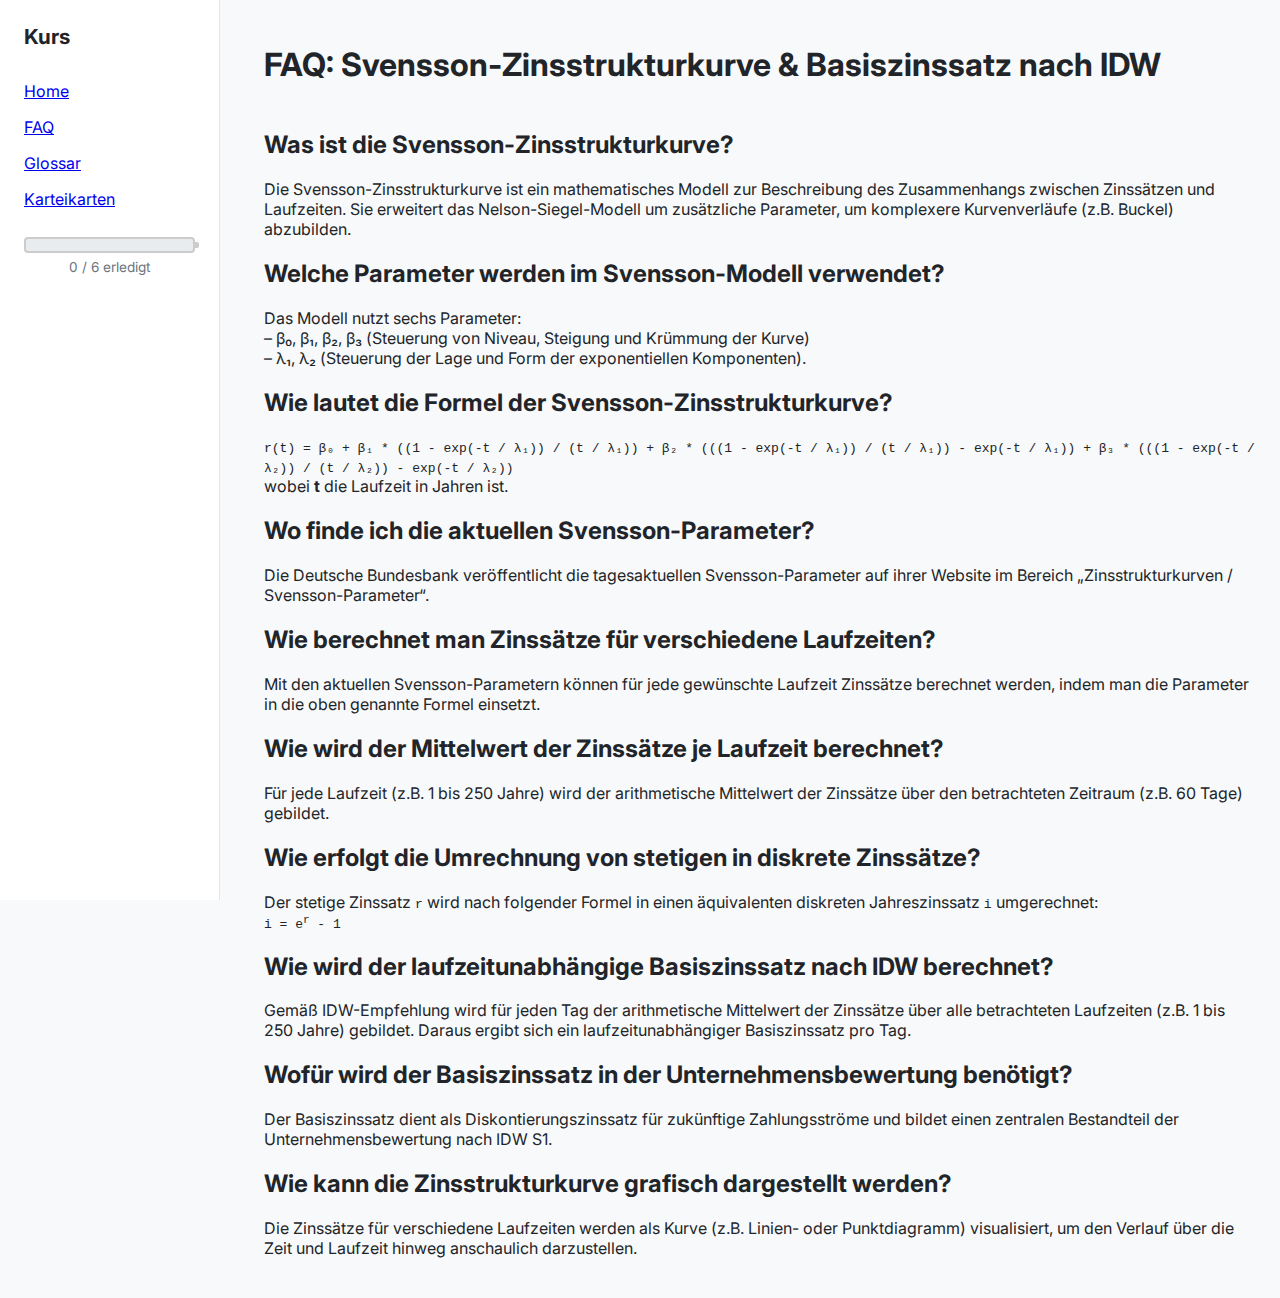
<file: faq.html>
<!DOCTYPE html>
<html lang="de">
<head>
    <meta charset="utf-8">
    <meta name="viewport" content="width=device-width,initial-scale=1">
    <title>FAQ – Svensson-Zinsstrukturkurve & Basiszinssatz</title>
    <link rel="preconnect" href="https://fonts.googleapis.com">
    <link rel="preconnect" href="https://fonts.gstatic.com" crossorigin>
    <link href="https://fonts.googleapis.com/css2?family=Inter:wght@400;500;700&display=swap" rel="stylesheet">
    <link rel="stylesheet" href="style.css">
</head>
<body>
<div class="page">
    <aside class="sidebar">
        <h1 class="logo">Kurs</h1>
        <nav>
            <ul>
                <li><a href="index.html">Home</a></li>
                <li><a href="faq.html">FAQ</a></li>
                <li><a href="glossar.html">Glossar</a></li>
                <li><a href="Karteikarten.html">Karteikarten</a></li>
                
            </ul>
        </nav>
        <div class="progress-wrap">
            <div id="progressBar"></div>
            <span id="progressText">0 / 6 erledigt</span>
        </div>
    </aside>

    <main class="content">
        <header class="content-header">
            <h1>FAQ: Svensson-Zinsstrukturkurve & Basiszinssatz nach IDW</h1>
        </header>

        <section class="faq">
            <article class="faq-item">
                <h2>Was ist die Svensson-Zinsstrukturkurve?</h2>
                <p>
                    Die Svensson-Zinsstrukturkurve ist ein mathematisches Modell zur Beschreibung des Zusammenhangs zwischen Zinssätzen und Laufzeiten. Sie erweitert das Nelson-Siegel-Modell um zusätzliche Parameter, um komplexere Kurvenverläufe (z.B. Buckel) abzubilden.
                </p>
            </article>

            <article class="faq-item">
                <h2>Welche Parameter werden im Svensson-Modell verwendet?</h2>
                <p>
                    Das Modell nutzt sechs Parameter:<br>
                    – β₀, β₁, β₂, β₃ (Steuerung von Niveau, Steigung und Krümmung der Kurve)<br>
                    – λ₁, λ₂ (Steuerung der Lage und Form der exponentiellen Komponenten).
                </p>
            </article>

            <article class="faq-item">
                <h2>Wie lautet die Formel der Svensson-Zinsstrukturkurve?</h2>
                <p>
                    <code>
                    r(t) = β₀ + β₁ * ((1 - exp(-t / λ₁)) / (t / λ₁)) + β₂ * (((1 - exp(-t / λ₁)) / (t / λ₁)) - exp(-t / λ₁)) + β₃ * (((1 - exp(-t / λ₂)) / (t / λ₂)) - exp(-t / λ₂))
                    </code>
                    <br>
                    wobei <strong>t</strong> die Laufzeit in Jahren ist.
                </p>
            </article>

            <article class="faq-item">
                <h2>Wo finde ich die aktuellen Svensson-Parameter?</h2>
                <p>
                    Die Deutsche Bundesbank veröffentlicht die tagesaktuellen Svensson-Parameter auf ihrer Website im Bereich „Zinsstrukturkurven / Svensson-Parameter“.
                </p>
            </article>

            <article class="faq-item">
                <h2>Wie berechnet man Zinssätze für verschiedene Laufzeiten?</h2>
                <p>
                    Mit den aktuellen Svensson-Parametern können für jede gewünschte Laufzeit Zinssätze berechnet werden, indem man die Parameter in die oben genannte Formel einsetzt.
                </p>
            </article>

            <article class="faq-item">
                <h2>Wie wird der Mittelwert der Zinssätze je Laufzeit berechnet?</h2>
                <p>
                    Für jede Laufzeit (z.B. 1 bis 250 Jahre) wird der arithmetische Mittelwert der Zinssätze über den betrachteten Zeitraum (z.B. 60 Tage) gebildet.
                </p>
            </article>

            <article class="faq-item">
                <h2>Wie erfolgt die Umrechnung von stetigen in diskrete Zinssätze?</h2>
                <p>
                    Der stetige Zinssatz <code>r</code> wird nach folgender Formel in einen äquivalenten diskreten Jahreszinssatz <code>i</code> umgerechnet:<br>
                    <code>i = e<sup>r</sup> - 1</code>
                </p>
            </article>

            <article class="faq-item">
                <h2>Wie wird der laufzeitunabhängige Basiszinssatz nach IDW berechnet?</h2>
                <p>
                    Gemäß IDW-Empfehlung wird für jeden Tag der arithmetische Mittelwert der Zinssätze über alle betrachteten Laufzeiten (z.B. 1 bis 250 Jahre) gebildet. Daraus ergibt sich ein laufzeitunabhängiger Basiszinssatz pro Tag.
                </p>
            </article>

            <article class="faq-item">
                <h2>Wofür wird der Basiszinssatz in der Unternehmensbewertung benötigt?</h2>
                <p>
                    Der Basiszinssatz dient als Diskontierungszinssatz für zukünftige Zahlungsströme und bildet einen zentralen Bestandteil der Unternehmensbewertung nach IDW S1.
                </p>
            </article>

            <article class="faq-item">
                <h2>Wie kann die Zinsstrukturkurve grafisch dargestellt werden?</h2>
                <p>
                    Die Zinssätze für verschiedene Laufzeiten werden als Kurve (z.B. Linien- oder Punktdiagramm) visualisiert, um den Verlauf über die Zeit und Laufzeit hinweg anschaulich darzustellen.
                </p>
            </article>
        </section>
    </main>
</div>
</body>
</html>
</file>
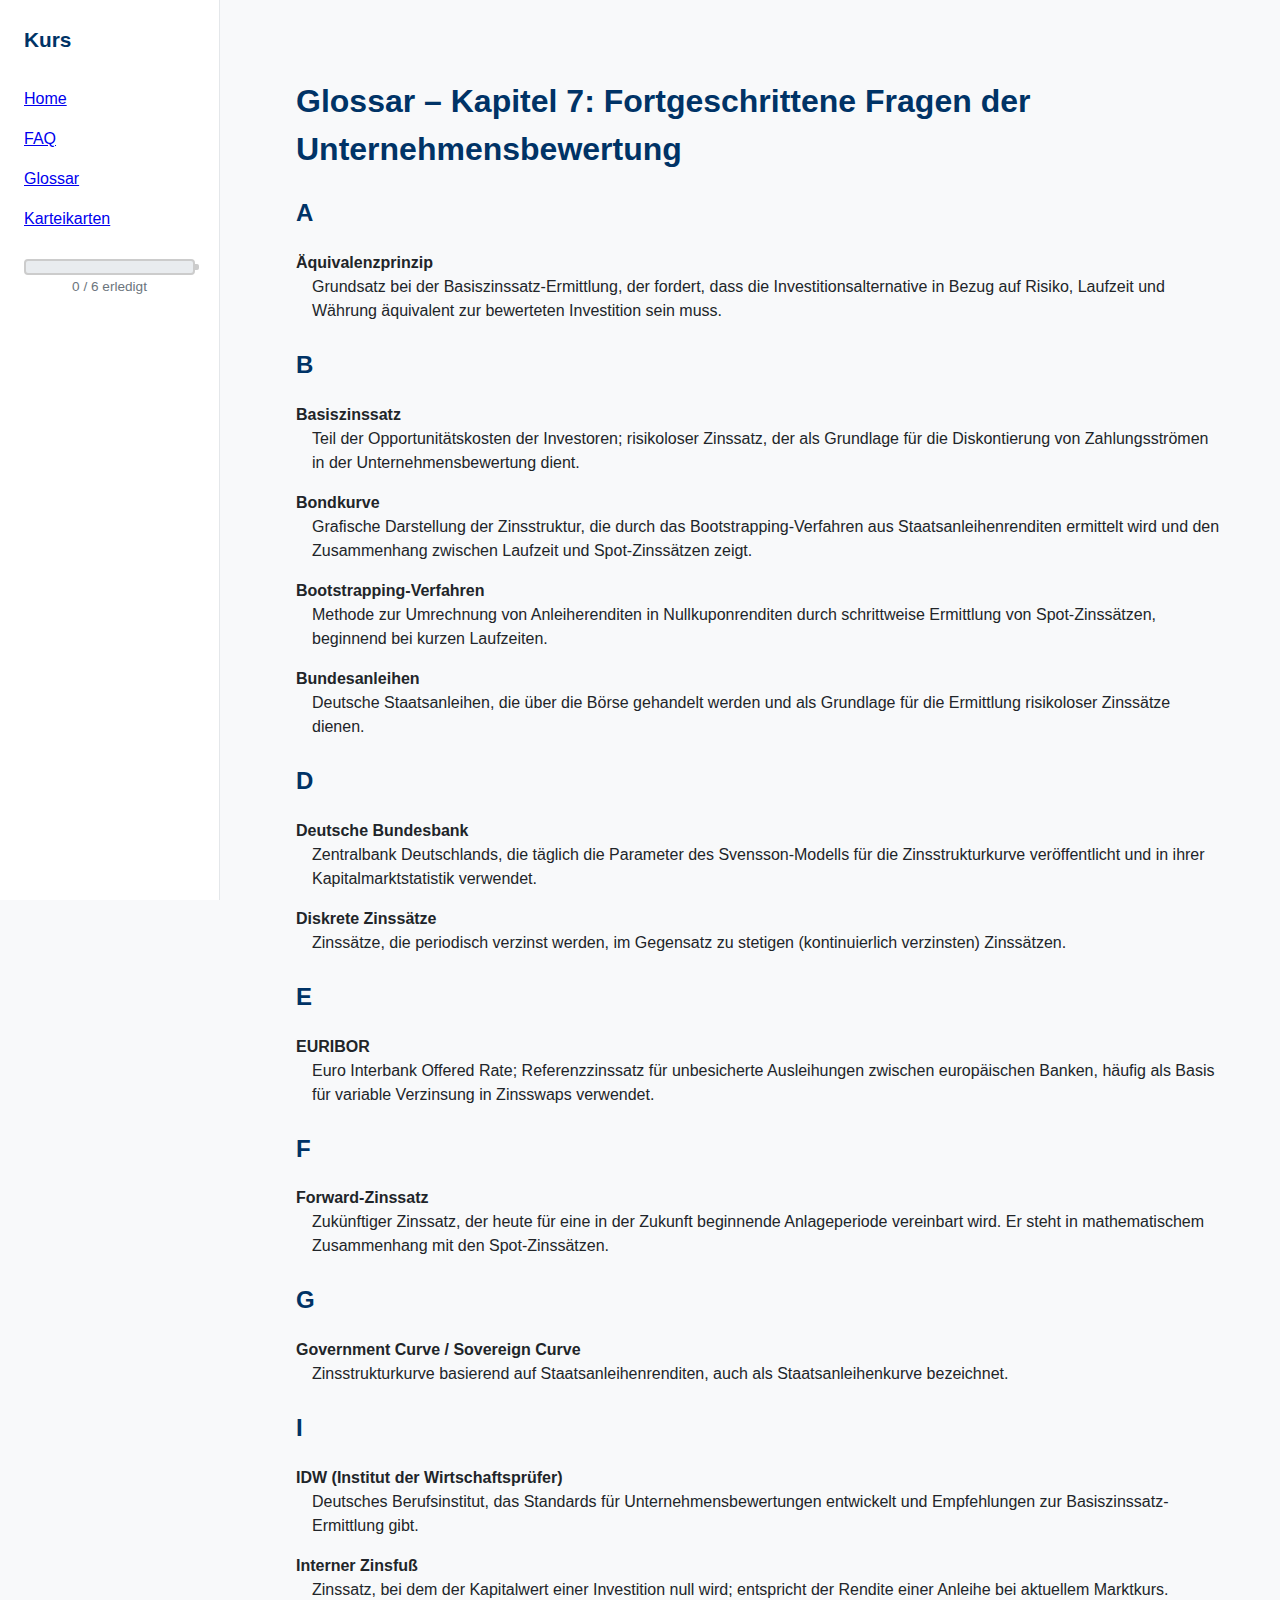
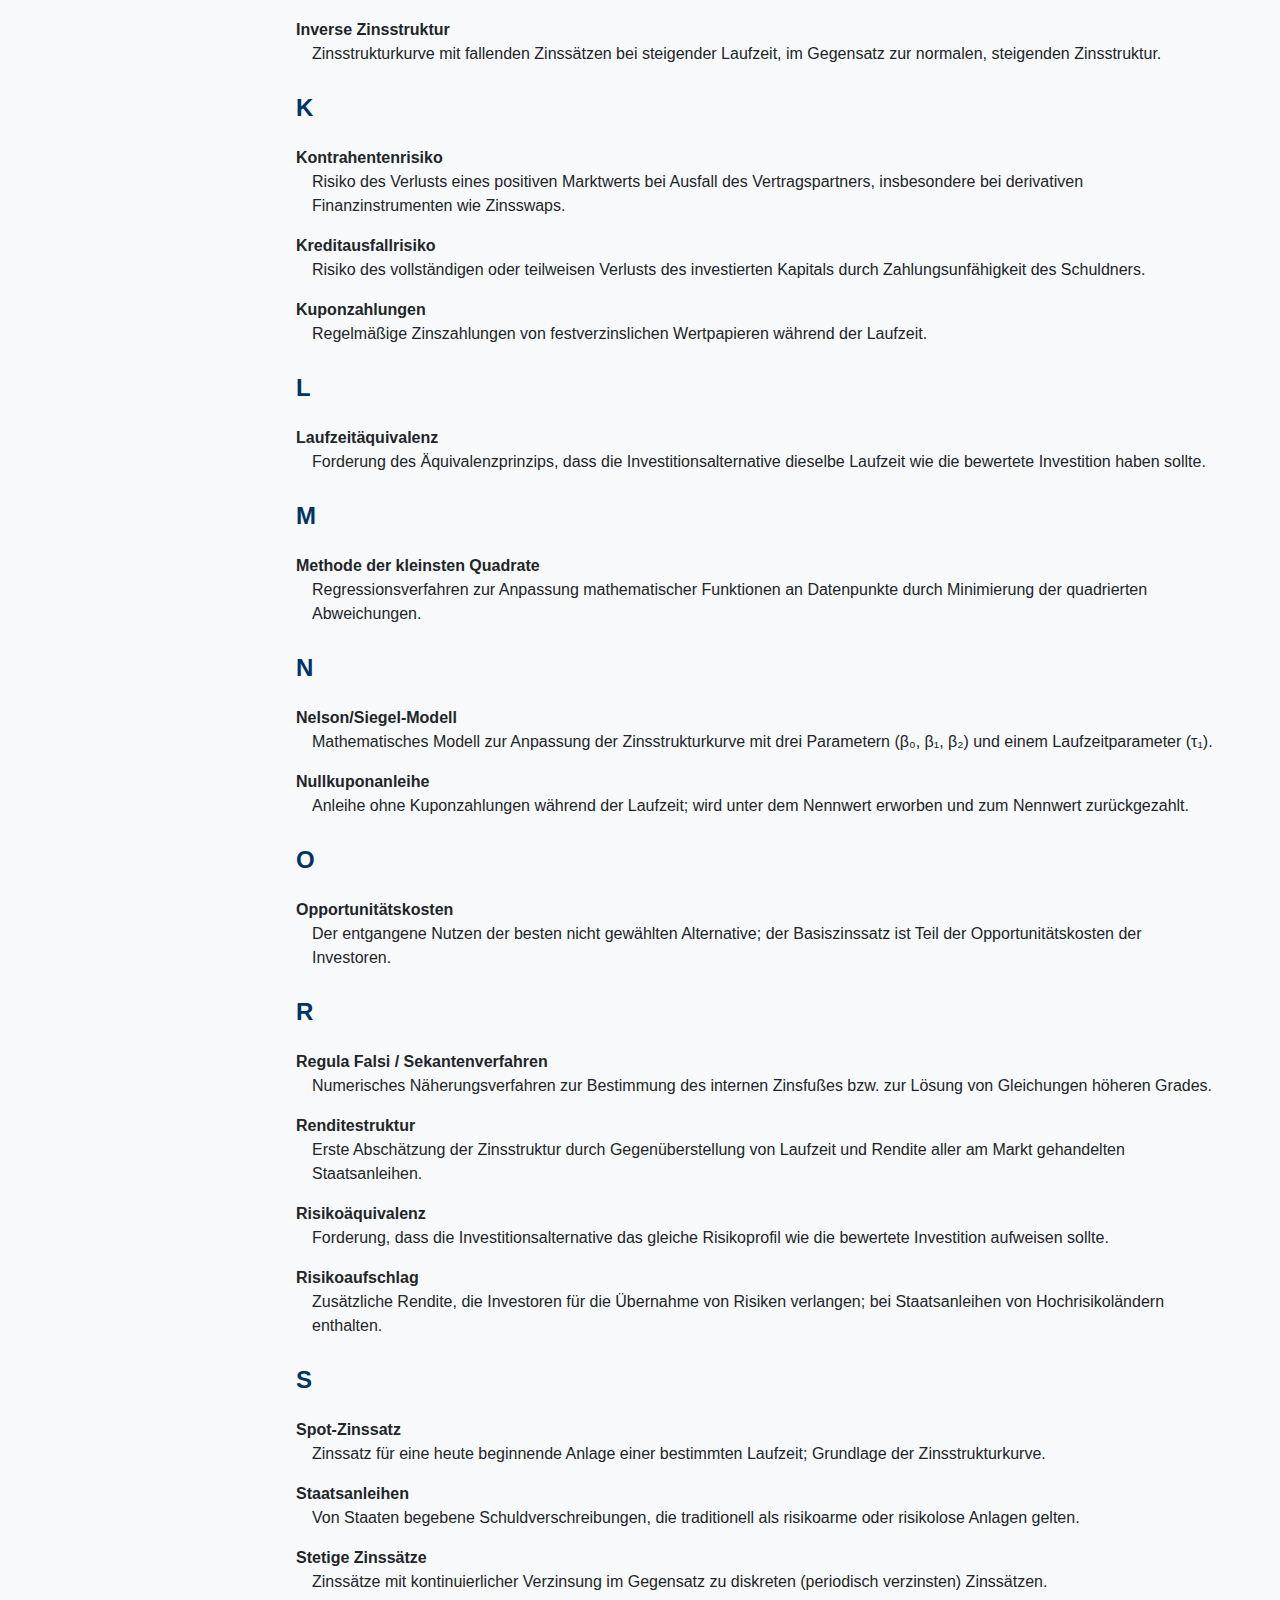
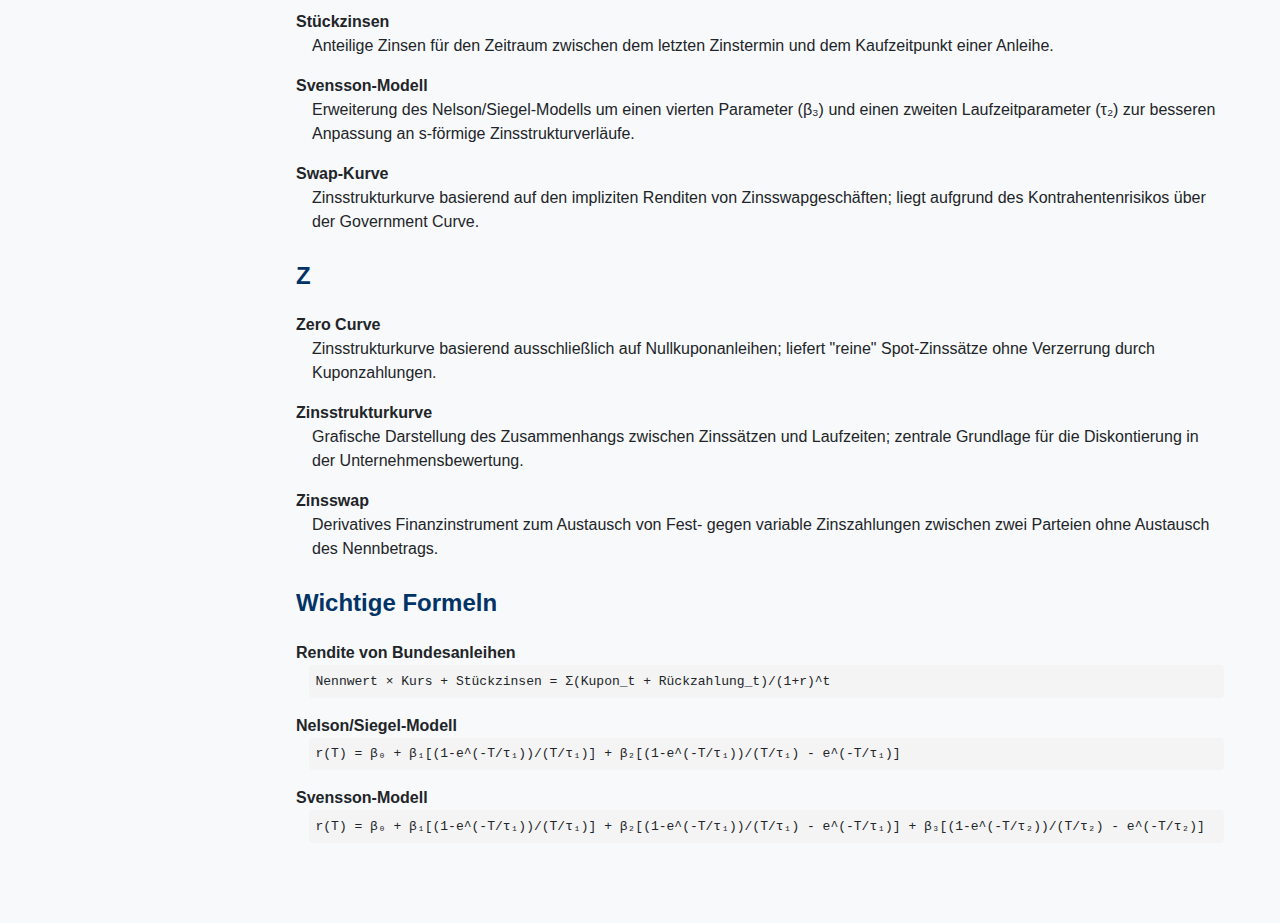
<file: glossar.html>
<!DOCTYPE html>
<html lang="de">
<head>
    <meta charset="utf-8">
    <meta name="viewport" content="width=device-width,initial-scale=1">
    <title>FAQ – Svensson-Zinsstrukturkurve & Basiszinssatz</title>
    <link rel="preconnect" href="https://fonts.googleapis.com">
    <link rel="preconnect" href="https://fonts.gstatic.com" crossorigin>
    <link href="https://fonts.googleapis.com/css2?family=Inter:wght@400;500;700&display=swap" rel="stylesheet">
    <link rel="stylesheet" href="style.css">
    <style>
        body {
            font-family: Arial, sans-serif;
            line-height: 1.5;
            margin: 2em;
        }
        h1, h2 {
            color: #003366;
        }
        dl {
            margin: 0 0 1.5em 0;
        }
        dt {
            font-weight: bold;
            margin-top: 1em;
        }
        dd {
            margin-left: 1em;
        }
        .formula {
            background-color: #f4f4f4;
            padding: 0.5em;
            border-radius: 4px;
            font-family: monospace;
        }
        /* Sicherstellen, dass der Glossar-Inhalt vertikal gestapelt wird */
        .glossar-content {
            display: block;
        }
    </style>
</head>
<body>
<div class="page">
    <aside class="sidebar">
        <h1 class="logo">Kurs</h1>
        <nav>
            <ul>
                <li><a href="index.html">Home</a></li>
                <li><a href="faq.html">FAQ</a></li>
                <li><a href="glossar.html">Glossar</a></li>
                <li><a href="Karteikarten.html">Karteikarten</a></li>
            </ul>
        </nav>
        <div class="progress-wrap">
            <div id="progressBar"></div>
            <span id="progressText">0 / 6 erledigt</span>
        </div>
    </aside>
    
    <main class="content">
        <h1>Glossar – Kapitel 7: Fortgeschrittene Fragen der Unternehmensbewertung</h1>
        <!-- Glossar-Inhalt in einem eigenen Container -->
        <div class="glossar-content">
            <h2>A</h2>
            <dl>
                <dt>Äquivalenzprinzip</dt>
                <dd>Grundsatz bei der Basiszinssatz-Ermittlung, der fordert, dass die Investitionsalternative in Bezug auf Risiko, Laufzeit und Währung äquivalent zur bewerteten Investition sein muss.</dd>
            </dl>
            
            <h2>B</h2>
            <dl>
                <dt>Basiszinssatz</dt>
                <dd>Teil der Opportunitätskosten der Investoren; risikoloser Zinssatz, der als Grundlage für die Diskontierung von Zahlungsströmen in der Unternehmensbewertung dient.</dd>
                <dt>Bondkurve</dt>
                <dd>Grafische Darstellung der Zinsstruktur, die durch das Bootstrapping-Verfahren aus Staatsanleihenrenditen ermittelt wird und den Zusammenhang zwischen Laufzeit und Spot-Zinssätzen zeigt.</dd>
                <dt>Bootstrapping-Verfahren</dt>
                <dd>Methode zur Umrechnung von Anleiherenditen in Nullkuponrenditen durch schrittweise Ermittlung von Spot-Zinssätzen, beginnend bei kurzen Laufzeiten.</dd>
                <dt>Bundesanleihen</dt>
                <dd>Deutsche Staatsanleihen, die über die Börse gehandelt werden und als Grundlage für die Ermittlung risikoloser Zinssätze dienen.</dd>
            </dl>
            
            <h2>D</h2>
            <dl>
                <dt>Deutsche Bundesbank</dt>
                <dd>Zentralbank Deutschlands, die täglich die Parameter des Svensson-Modells für die Zinsstrukturkurve veröffentlicht und in ihrer Kapitalmarktstatistik verwendet.</dd>
                <dt>Diskrete Zinssätze</dt>
                <dd>Zinssätze, die periodisch verzinst werden, im Gegensatz zu stetigen (kontinuierlich verzinsten) Zinssätzen.</dd>
            </dl>
            
            <h2>E</h2>
            <dl>
                <dt>EURIBOR</dt>
                <dd>Euro Interbank Offered Rate; Referenzzinssatz für unbesicherte Ausleihungen zwischen europäischen Banken, häufig als Basis für variable Verzinsung in Zinsswaps verwendet.</dd>
            </dl>
            
            <h2>F</h2>
            <dl>
                <dt>Forward-Zinssatz</dt>
                <dd>Zukünftiger Zinssatz, der heute für eine in der Zukunft beginnende Anlageperiode vereinbart wird. Er steht in mathematischem Zusammenhang mit den Spot-Zinssätzen.</dd>
            </dl>
            
            <h2>G</h2>
            <dl>
                <dt>Government Curve / Sovereign Curve</dt>
                <dd>Zinsstrukturkurve basierend auf Staatsanleihenrenditen, auch als Staatsanleihenkurve bezeichnet.</dd>
            </dl>
            
            <h2>I</h2>
            <dl>
                <dt>IDW (Institut der Wirtschaftsprüfer)</dt>
                <dd>Deutsches Berufsinstitut, das Standards für Unternehmensbewertungen entwickelt und Empfehlungen zur Basiszinssatz-Ermittlung gibt.</dd>
                <dt>Interner Zinsfuß</dt>
                <dd>Zinssatz, bei dem der Kapitalwert einer Investition null wird; entspricht der Rendite einer Anleihe bei aktuellem Marktkurs.</dd>
                <dt>Inverse Zinsstruktur</dt>
                <dd>Zinsstrukturkurve mit fallenden Zinssätzen bei steigender Laufzeit, im Gegensatz zur normalen, steigenden Zinsstruktur.</dd>
            </dl>
            
            <h2>K</h2>
            <dl>
                <dt>Kontrahentenrisiko</dt>
                <dd>Risiko des Verlusts eines positiven Marktwerts bei Ausfall des Vertragspartners, insbesondere bei derivativen Finanzinstrumenten wie Zinsswaps.</dd>
                <dt>Kreditausfallrisiko</dt>
                <dd>Risiko des vollständigen oder teilweisen Verlusts des investierten Kapitals durch Zahlungsunfähigkeit des Schuldners.</dd>
                <dt>Kuponzahlungen</dt>
                <dd>Regelmäßige Zinszahlungen von festverzinslichen Wertpapieren während der Laufzeit.</dd>
            </dl>
            
            <h2>L</h2>
            <dl>
                <dt>Laufzeitäquivalenz</dt>
                <dd>Forderung des Äquivalenzprinzips, dass die Investitionsalternative dieselbe Laufzeit wie die bewertete Investition haben sollte.</dd>
            </dl>
            
            <h2>M</h2>
            <dl>
                <dt>Methode der kleinsten Quadrate</dt>
                <dd>Regressionsverfahren zur Anpassung mathematischer Funktionen an Datenpunkte durch Minimierung der quadrierten Abweichungen.</dd>
            </dl>
            
            <h2>N</h2>
            <dl>
                <dt>Nelson/Siegel-Modell</dt>
                <dd>Mathematisches Modell zur Anpassung der Zinsstrukturkurve mit drei Parametern (β₀, β₁, β₂) und einem Laufzeitparameter (τ₁).</dd>
                <dt>Nullkuponanleihe</dt>
                <dd>Anleihe ohne Kuponzahlungen während der Laufzeit; wird unter dem Nennwert erworben und zum Nennwert zurückgezahlt.</dd>
            </dl>
            
            <h2>O</h2>
            <dl>
                <dt>Opportunitätskosten</dt>
                <dd>Der entgangene Nutzen der besten nicht gewählten Alternative; der Basiszinssatz ist Teil der Opportunitätskosten der Investoren.</dd>
            </dl>
            
            <h2>R</h2>
            <dl>
                <dt>Regula Falsi / Sekantenverfahren</dt>
                <dd>Numerisches Näherungsverfahren zur Bestimmung des internen Zinsfußes bzw. zur Lösung von Gleichungen höheren Grades.</dd>
                <dt>Renditestruktur</dt>
                <dd>Erste Abschätzung der Zinsstruktur durch Gegenüberstellung von Laufzeit und Rendite aller am Markt gehandelten Staatsanleihen.</dd>
                <dt>Risikoäquivalenz</dt>
                <dd>Forderung, dass die Investitionsalternative das gleiche Risikoprofil wie die bewertete Investition aufweisen sollte.</dd>
                <dt>Risikoaufschlag</dt>
                <dd>Zusätzliche Rendite, die Investoren für die Übernahme von Risiken verlangen; bei Staatsanleihen von Hochrisikoländern enthalten.</dd>
            </dl>
            
            <h2>S</h2>
            <dl>
                <dt>Spot-Zinssatz</dt>
                <dd>Zinssatz für eine heute beginnende Anlage einer bestimmten Laufzeit; Grundlage der Zinsstrukturkurve.</dd>
                <dt>Staatsanleihen</dt>
                <dd>Von Staaten begebene Schuldverschreibungen, die traditionell als risikoarme oder risikolose Anlagen gelten.</dd>
                <dt>Stetige Zinssätze</dt>
                <dd>Zinssätze mit kontinuierlicher Verzinsung im Gegensatz zu diskreten (periodisch verzinsten) Zinssätzen.</dd>
                <dt>Stückzinsen</dt>
                <dd>Anteilige Zinsen für den Zeitraum zwischen dem letzten Zinstermin und dem Kaufzeitpunkt einer Anleihe.</dd>
                <dt>Svensson-Modell</dt>
                <dd>Erweiterung des Nelson/Siegel-Modells um einen vierten Parameter (β₃) und einen zweiten Laufzeitparameter (τ₂) zur besseren Anpassung an s-förmige Zinsstrukturverläufe.</dd>
                <dt>Swap-Kurve</dt>
                <dd>Zinsstrukturkurve basierend auf den impliziten Renditen von Zinsswapgeschäften; liegt aufgrund des Kontrahentenrisikos über der Government Curve.</dd>
            </dl>
            
            <h2>Z</h2>
            <dl>
                <dt>Zero Curve</dt>
                <dd>Zinsstrukturkurve basierend ausschließlich auf Nullkuponanleihen; liefert "reine" Spot-Zinssätze ohne Verzerrung durch Kuponzahlungen.</dd>
                <dt>Zinsstrukturkurve</dt>
                <dd>Grafische Darstellung des Zusammenhangs zwischen Zinssätzen und Laufzeiten; zentrale Grundlage für die Diskontierung in der Unternehmensbewertung.</dd>
                <dt>Zinsswap</dt>
                <dd>Derivatives Finanzinstrument zum Austausch von Fest- gegen variable Zinszahlungen zwischen zwei Parteien ohne Austausch des Nennbetrags.</dd>
            </dl>
            
            <h2>Wichtige Formeln</h2>
            <dl>
                <dt>Rendite von Bundesanleihen</dt>
                <dd class="formula">Nennwert × Kurs + Stückzinsen = Σ(Kupon_t + Rückzahlung_t)/(1+r)^t</dd>
                <dt>Nelson/Siegel-Modell</dt>
                <dd class="formula">r(T) = β₀ + β₁[(1-e^(-T/τ₁))/(T/τ₁)] + β₂[(1-e^(-T/τ₁))/(T/τ₁) - e^(-T/τ₁)]</dd>
                <dt>Svensson-Modell</dt>
                <dd class="formula">r(T) = β₀ + β₁[(1-e^(-T/τ₁))/(T/τ₁)] + β₂[(1-e^(-T/τ₁))/(T/τ₁) - e^(-T/τ₁)] + β₃[(1-e^(-T/τ₂))/(T/τ₂) - e^(-T/τ₂)]</dd>
            </dl>
        </div>
    </main>
</div>
</body>
</html>
</file>
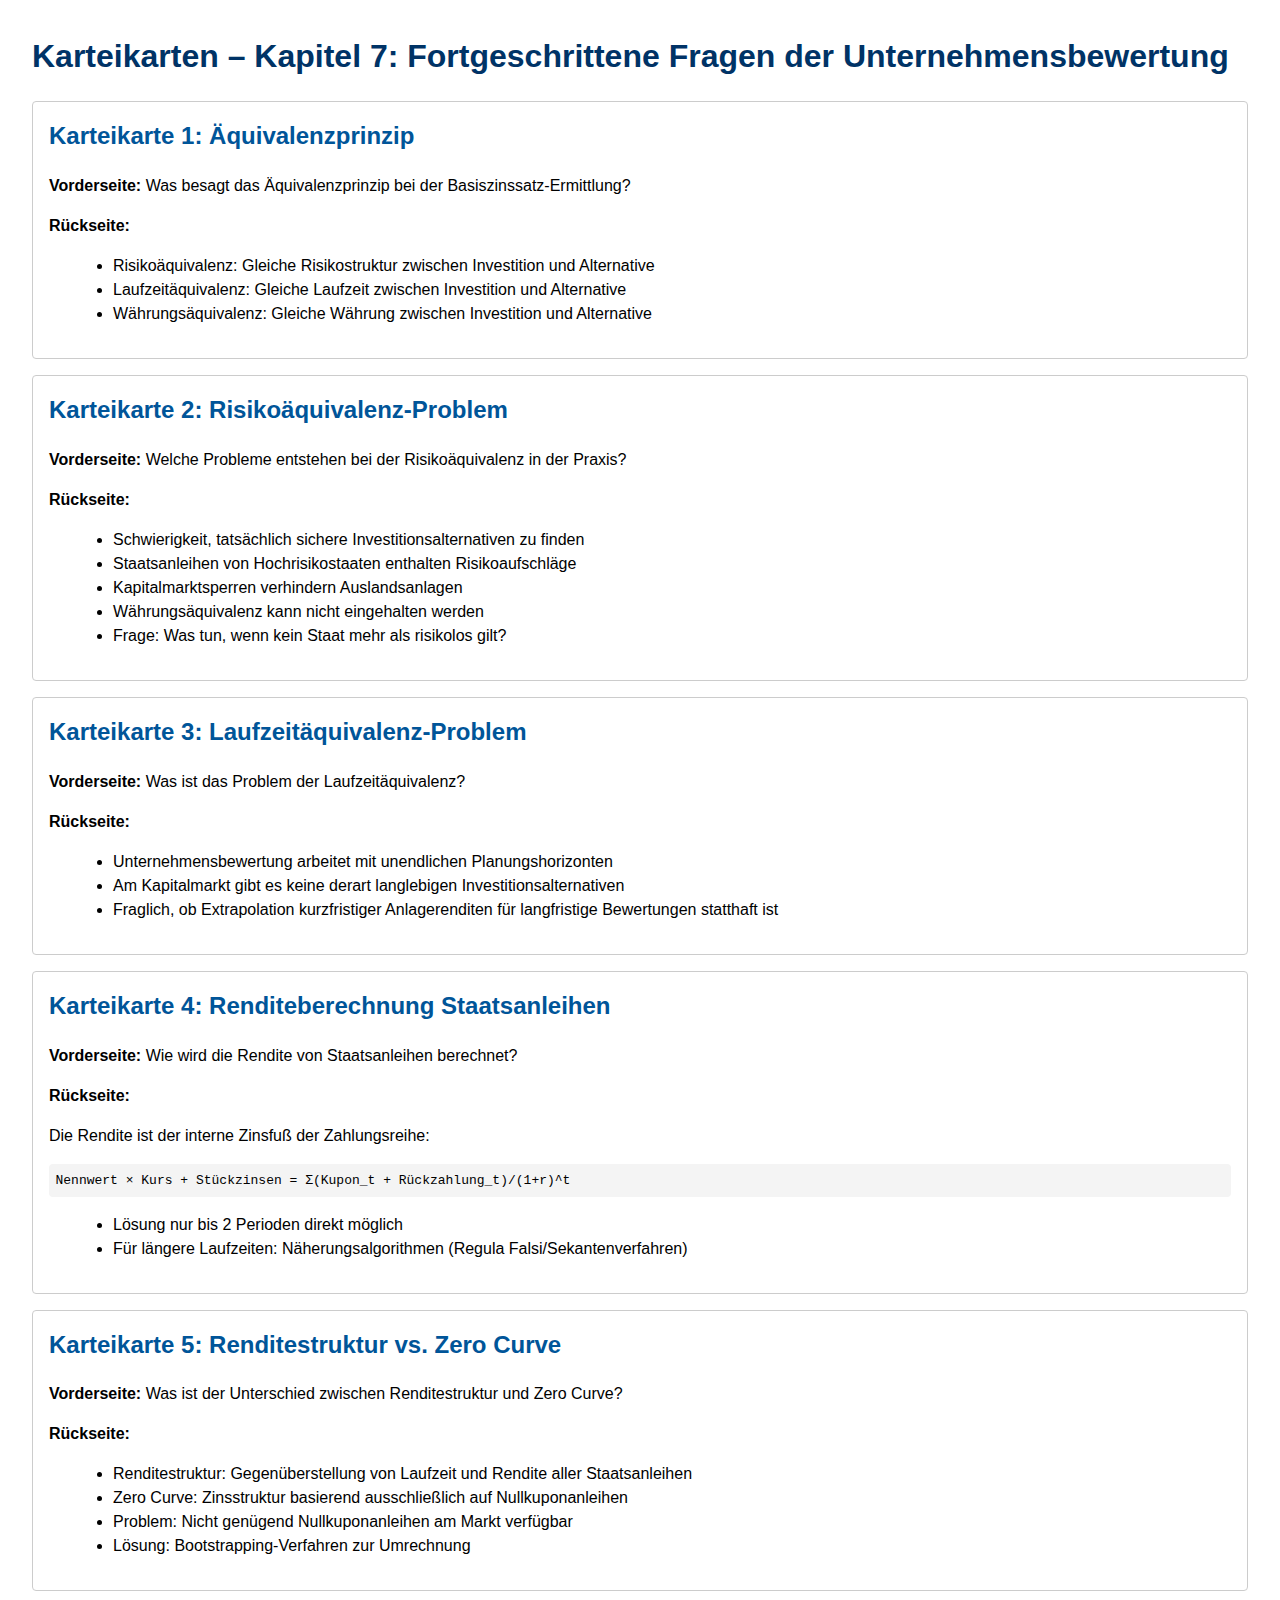
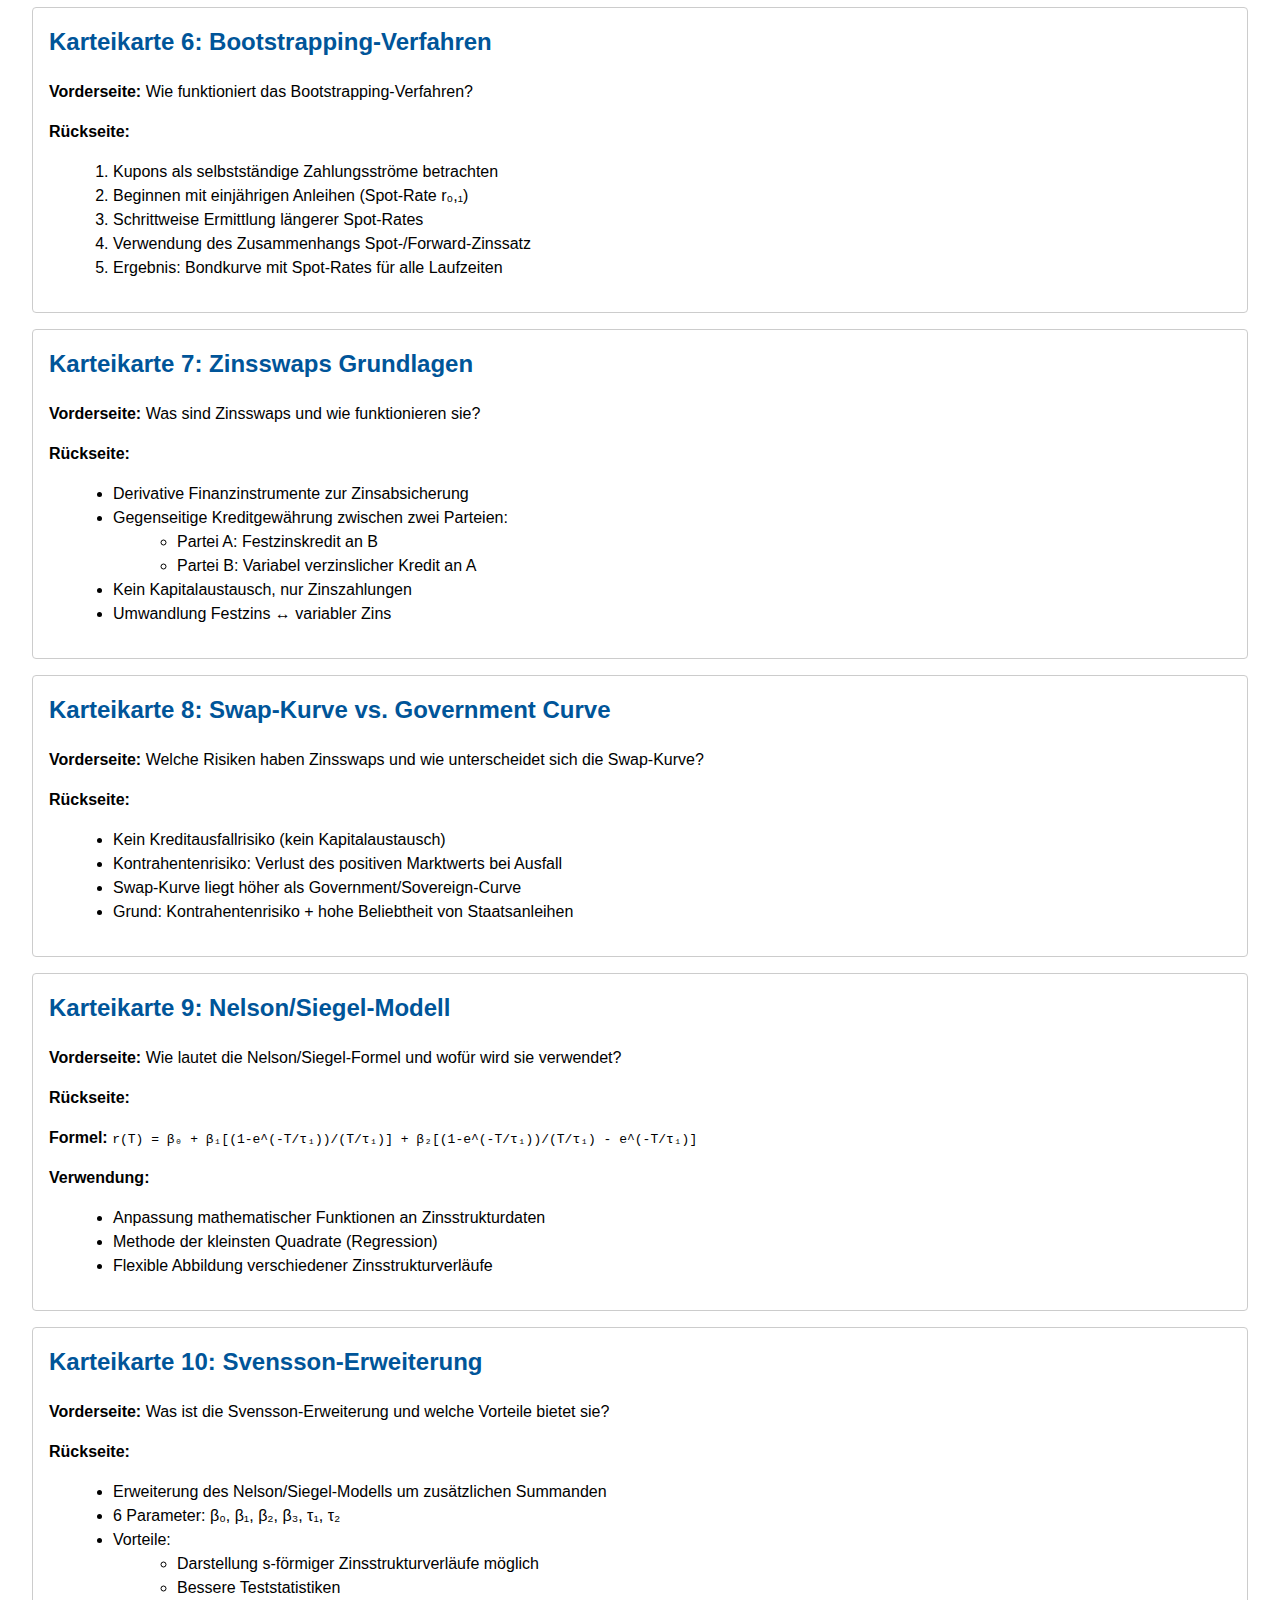
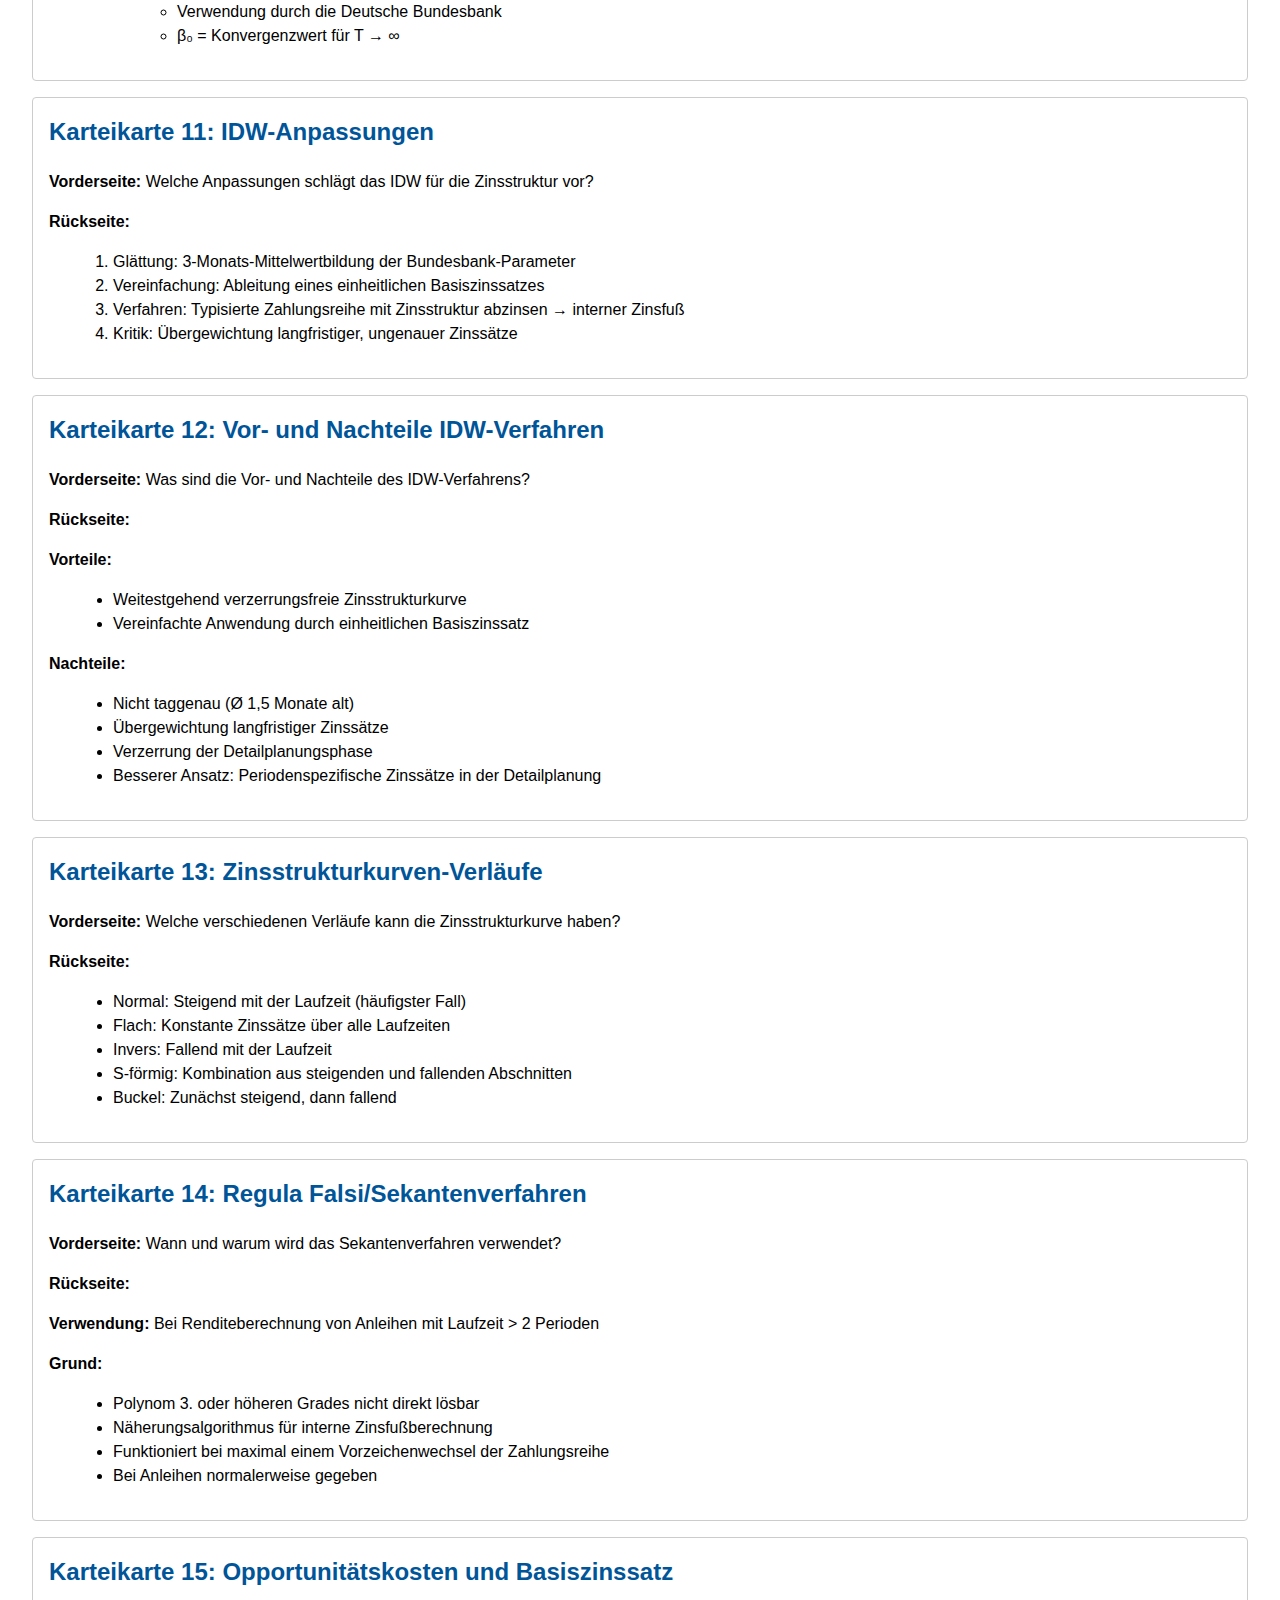
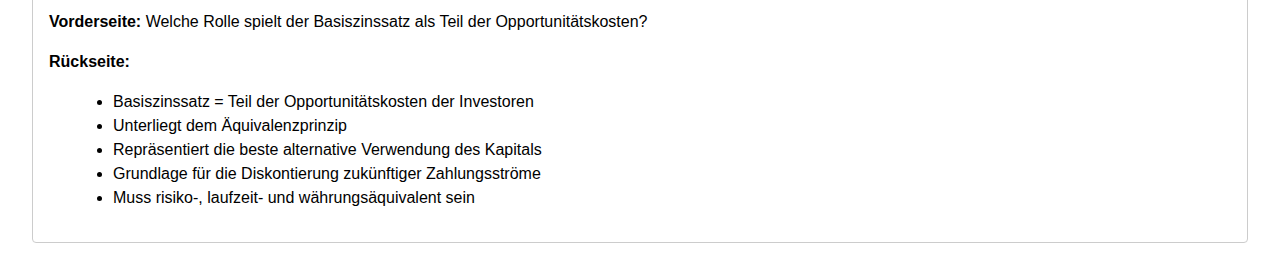
<file: Karteikarten.html>
<!DOCTYPE html>
<html lang="de">
<head>
  <meta charset="utf-8">
  <title>Karteikarten – Kapitel 7: Fortgeschrittene Fragen der Unternehmensbewertung</title>
  <style>
    body {
      font-family: Arial, sans-serif;
      margin: 2em;
      line-height: 1.5;
    }
    h1 {
      color: #003366;
    }
    .karte {
      border: 1px solid #ccc;
      border-radius: 4px;
      padding: 1em;
      margin-bottom: 1em;
    }
    .karte h2 {
      margin-top: 0;
      color: #005599;
    }
    .front, .back {
      margin-bottom: 0.5em;
    }
    .back pre {
      background-color: #f4f4f4;
      padding: 0.5em;
      border-radius: 4px;
      overflow-x: auto;
    }
    ul, ol {
      margin-left: 1.5em;
    }
  </style>
</head>
<body>
  <h1>Karteikarten – Kapitel 7: Fortgeschrittene Fragen der Unternehmensbewertung</h1>

  <div class="karte">
    <h2>Karteikarte 1: Äquivalenzprinzip</h2>
    <div class="front">
      <p><strong>Vorderseite:</strong> Was besagt das Äquivalenzprinzip bei der Basiszinssatz-Ermittlung?</p>
    </div>
    <div class="back">
      <p><strong>Rückseite:</strong></p>
      <ul>
        <li>Risikoäquivalenz: Gleiche Risikostruktur zwischen Investition und Alternative</li>
        <li>Laufzeitäquivalenz: Gleiche Laufzeit zwischen Investition und Alternative</li>
        <li>Währungsäquivalenz: Gleiche Währung zwischen Investition und Alternative</li>
      </ul>
    </div>
  </div>

  <div class="karte">
    <h2>Karteikarte 2: Risikoäquivalenz-Problem</h2>
    <div class="front">
      <p><strong>Vorderseite:</strong> Welche Probleme entstehen bei der Risikoäquivalenz in der Praxis?</p>
    </div>
    <div class="back">
      <p><strong>Rückseite:</strong></p>
      <ul>
        <li>Schwierigkeit, tatsächlich sichere Investitionsalternativen zu finden</li>
        <li>Staatsanleihen von Hochrisikostaaten enthalten Risikoaufschläge</li>
        <li>Kapitalmarktsperren verhindern Auslandsanlagen</li>
        <li>Währungsäquivalenz kann nicht eingehalten werden</li>
        <li>Frage: Was tun, wenn kein Staat mehr als risikolos gilt?</li>
      </ul>
    </div>
  </div>

  <div class="karte">
    <h2>Karteikarte 3: Laufzeitäquivalenz-Problem</h2>
    <div class="front">
      <p><strong>Vorderseite:</strong> Was ist das Problem der Laufzeitäquivalenz?</p>
    </div>
    <div class="back">
      <p><strong>Rückseite:</strong></p>
      <ul>
        <li>Unternehmensbewertung arbeitet mit unendlichen Planungshorizonten</li>
        <li>Am Kapitalmarkt gibt es keine derart langlebigen Investitionsalternativen</li>
        <li>Fraglich, ob Extrapolation kurzfristiger Anlagerenditen für langfristige Bewertungen statthaft ist</li>
      </ul>
    </div>
  </div>

  <div class="karte">
    <h2>Karteikarte 4: Renditeberechnung Staatsanleihen</h2>
    <div class="front">
      <p><strong>Vorderseite:</strong> Wie wird die Rendite von Staatsanleihen berechnet?</p>
    </div>
    <div class="back">
      <p><strong>Rückseite:</strong></p>
      <p>Die Rendite ist der interne Zinsfuß der Zahlungsreihe:</p>
      <pre>Nennwert × Kurs + Stückzinsen = Σ(Kupon_t + Rückzahlung_t)/(1+r)^t</pre>
      <ul>
        <li>Lösung nur bis 2 Perioden direkt möglich</li>
        <li>Für längere Laufzeiten: Näherungsalgorithmen (Regula Falsi/Sekantenverfahren)</li>
      </ul>
    </div>
  </div>

  <div class="karte">
    <h2>Karteikarte 5: Renditestruktur vs. Zero Curve</h2>
    <div class="front">
      <p><strong>Vorderseite:</strong> Was ist der Unterschied zwischen Renditestruktur und Zero Curve?</p>
    </div>
    <div class="back">
      <p><strong>Rückseite:</strong></p>
      <ul>
        <li>Renditestruktur: Gegenüberstellung von Laufzeit und Rendite aller Staatsanleihen</li>
        <li>Zero Curve: Zinsstruktur basierend ausschließlich auf Nullkuponanleihen</li>
        <li>Problem: Nicht genügend Nullkuponanleihen am Markt verfügbar</li>
        <li>Lösung: Bootstrapping-Verfahren zur Umrechnung</li>
      </ul>
    </div>
  </div>

  <div class="karte">
    <h2>Karteikarte 6: Bootstrapping-Verfahren</h2>
    <div class="front">
      <p><strong>Vorderseite:</strong> Wie funktioniert das Bootstrapping-Verfahren?</p>
    </div>
    <div class="back">
      <p><strong>Rückseite:</strong></p>
      <ol>
        <li>Kupons als selbstständige Zahlungsströme betrachten</li>
        <li>Beginnen mit einjährigen Anleihen (Spot-Rate r₀,₁)</li>
        <li>Schrittweise Ermittlung längerer Spot-Rates</li>
        <li>Verwendung des Zusammenhangs Spot-/Forward-Zinssatz</li>
        <li>Ergebnis: Bondkurve mit Spot-Rates für alle Laufzeiten</li>
      </ol>
    </div>
  </div>

  <div class="karte">
    <h2>Karteikarte 7: Zinsswaps Grundlagen</h2>
    <div class="front">
      <p><strong>Vorderseite:</strong> Was sind Zinsswaps und wie funktionieren sie?</p>
    </div>
    <div class="back">
      <p><strong>Rückseite:</strong></p>
      <ul>
        <li>Derivative Finanzinstrumente zur Zinsabsicherung</li>
        <li>Gegenseitige Kreditgewährung zwischen zwei Parteien:</li>
        <ul>
          <li>Partei A: Festzinskredit an B</li>
          <li>Partei B: Variabel verzinslicher Kredit an A</li>
        </ul>
        <li>Kein Kapitalaustausch, nur Zinszahlungen</li>
        <li>Umwandlung Festzins ↔ variabler Zins</li>
      </ul>
    </div>
  </div>

  <div class="karte">
    <h2>Karteikarte 8: Swap-Kurve vs. Government Curve</h2>
    <div class="front">
      <p><strong>Vorderseite:</strong> Welche Risiken haben Zinsswaps und wie unterscheidet sich die Swap-Kurve?</p>
    </div>
    <div class="back">
      <p><strong>Rückseite:</strong></p>
      <ul>
        <li>Kein Kreditausfallrisiko (kein Kapitalaustausch)</li>
        <li>Kontrahentenrisiko: Verlust des positiven Marktwerts bei Ausfall</li>
        <li>Swap-Kurve liegt höher als Government/Sovereign-Curve</li>
        <li>Grund: Kontrahentenrisiko + hohe Beliebtheit von Staatsanleihen</li>
      </ul>
    </div>
  </div>

  <div class="karte">
    <h2>Karteikarte 9: Nelson/Siegel-Modell</h2>
    <div class="front">
      <p><strong>Vorderseite:</strong> Wie lautet die Nelson/Siegel-Formel und wofür wird sie verwendet?</p>
    </div>
    <div class="back">
      <p><strong>Rückseite:</strong></p>
      <p><strong>Formel:</strong> <code>r(T) = β₀ + β₁[(1-e^(-T/τ₁))/(T/τ₁)] + β₂[(1-e^(-T/τ₁))/(T/τ₁) - e^(-T/τ₁)]</code></p>
      <p><strong>Verwendung:</strong></p>
      <ul>
        <li>Anpassung mathematischer Funktionen an Zinsstrukturdaten</li>
        <li>Methode der kleinsten Quadrate (Regression)</li>
        <li>Flexible Abbildung verschiedener Zinsstrukturverläufe</li>
      </ul>
    </div>
  </div>

  <div class="karte">
    <h2>Karteikarte 10: Svensson-Erweiterung</h2>
    <div class="front">
      <p><strong>Vorderseite:</strong> Was ist die Svensson-Erweiterung und welche Vorteile bietet sie?</p>
    </div>
    <div class="back">
      <p><strong>Rückseite:</strong></p>
      <ul>
        <li>Erweiterung des Nelson/Siegel-Modells um zusätzlichen Summanden</li>
        <li>6 Parameter: β₀, β₁, β₂, β₃, τ₁, τ₂</li>
        <li>Vorteile:</li>
        <ul>
          <li>Darstellung s-förmiger Zinsstrukturverläufe möglich</li>
          <li>Bessere Teststatistiken</li>
          <li>Verwendung durch die Deutsche Bundesbank</li>
          <li>β₀ = Konvergenzwert für T → ∞</li>
        </ul>
      </ul>
    </div>
  </div>

  <div class="karte">
    <h2>Karteikarte 11: IDW-Anpassungen</h2>
    <div class="front">
      <p><strong>Vorderseite:</strong> Welche Anpassungen schlägt das IDW für die Zinsstruktur vor?</p>
    </div>
    <div class="back">
      <p><strong>Rückseite:</strong></p>
      <ol>
        <li>Glättung: 3-Monats-Mittelwertbildung der Bundesbank-Parameter</li>
        <li>Vereinfachung: Ableitung eines einheitlichen Basiszinssatzes</li>
        <li>Verfahren: Typisierte Zahlungsreihe mit Zinsstruktur abzinsen → interner Zinsfuß</li>
        <li>Kritik: Übergewichtung langfristiger, ungenauer Zinssätze</li>
      </ol>
    </div>
  </div>

  <div class="karte">
    <h2>Karteikarte 12: Vor- und Nachteile IDW-Verfahren</h2>
    <div class="front">
      <p><strong>Vorderseite:</strong> Was sind die Vor- und Nachteile des IDW-Verfahrens?</p>
    </div>
    <div class="back">
      <p><strong>Rückseite:</strong></p>
      <p><strong>Vorteile:</strong></p>
      <ul>
        <li>Weitestgehend verzerrungsfreie Zinsstrukturkurve</li>
        <li>Vereinfachte Anwendung durch einheitlichen Basiszinssatz</li>
      </ul>
      <p><strong>Nachteile:</strong></p>
      <ul>
        <li>Nicht taggenau (Ø 1,5 Monate alt)</li>
        <li>Übergewichtung langfristiger Zinssätze</li>
        <li>Verzerrung der Detailplanungsphase</li>
        <li>Besserer Ansatz: Periodenspezifische Zinssätze in der Detailplanung</li>
      </ul>
    </div>
  </div>

  <div class="karte">
    <h2>Karteikarte 13: Zinsstrukturkurven-Verläufe</h2>
    <div class="front">
      <p><strong>Vorderseite:</strong> Welche verschiedenen Verläufe kann die Zinsstrukturkurve haben?</p>
    </div>
    <div class="back">
      <p><strong>Rückseite:</strong></p>
      <ul>
        <li>Normal: Steigend mit der Laufzeit (häufigster Fall)</li>
        <li>Flach: Konstante Zinssätze über alle Laufzeiten</li>
        <li>Invers: Fallend mit der Laufzeit</li>
        <li>S-förmig: Kombination aus steigenden und fallenden Abschnitten</li>
        <li>Buckel: Zunächst steigend, dann fallend</li>
      </ul>
    </div>
  </div>

  <div class="karte">
    <h2>Karteikarte 14: Regula Falsi/Sekantenverfahren</h2>
    <div class="front">
      <p><strong>Vorderseite:</strong> Wann und warum wird das Sekantenverfahren verwendet?</p>
    </div>
    <div class="back">
      <p><strong>Rückseite:</strong></p>
      <p><strong>Verwendung:</strong> Bei Renditeberechnung von Anleihen mit Laufzeit > 2 Perioden</p>
      <p><strong>Grund:</strong></p>
      <ul>
        <li>Polynom 3. oder höheren Grades nicht direkt lösbar</li>
        <li>Näherungsalgorithmus für interne Zinsfußberechnung</li>
        <li>Funktioniert bei maximal einem Vorzeichenwechsel der Zahlungsreihe</li>
        <li>Bei Anleihen normalerweise gegeben</li>
      </ul>
    </div>
  </div>

  <div class="karte">
    <h2>Karteikarte 15: Opportunitätskosten und Basiszinssatz</h2>
    <div class="front">
      <p><strong>Vorderseite:</strong> Welche Rolle spielt der Basiszinssatz als Teil der Opportunitätskosten?</p>
    </div>
    <div class="back">
      <p><strong>Rückseite:</strong></p>
      <ul>
        <li>Basiszinssatz = Teil der Opportunitätskosten der Investoren</li>
        <li>Unterliegt dem Äquivalenzprinzip</li>
        <li>Repräsentiert die beste alternative Verwendung des Kapitals</li>
        <li>Grundlage für die Diskontierung zukünftiger Zahlungsströme</li>
        <li>Muss risiko-, laufzeit- und währungsäquivalent sein</li>
      </ul>
    </div>
  </div>

</body>
</html>
</file>
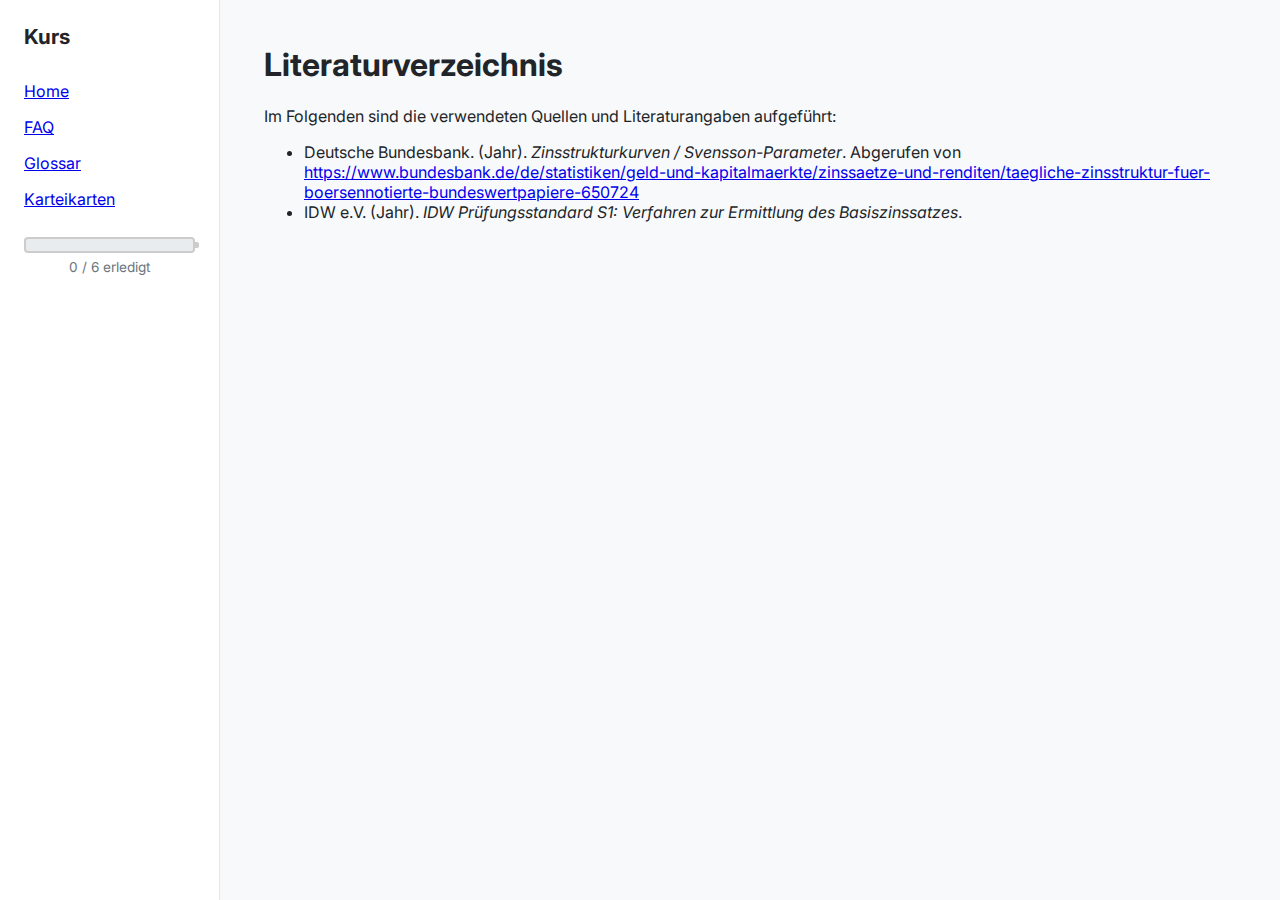
<file: Literaturverzeichnis.html>
<!DOCTYPE html>
<html lang="de">
<head>
  <meta charset="utf-8">
  <meta name="viewport" content="width=device-width,initial-scale=1">
  <title>Literaturverzeichnis – Svensson-Zinsstrukturkurve & Basiszinssatz</title>
  <link rel="preconnect" href="https://fonts.googleapis.com">
  <link rel="preconnect" href="https://fonts.gstatic.com" crossorigin>
  <link href="https://fonts.googleapis.com/css2?family=Inter:wght@400;500;700&display=swap" rel="stylesheet">
  <link rel="stylesheet" href="style.css">
</head>
<body>
<div class="page">
  <aside class="sidebar">
    <h1 class="logo">Kurs</h1>
    <nav>
      <ul>
        <li><a href="index.html">Home</a></li>
        <li><a href="faq.html">FAQ</a></li>
        <li><a href="glossar.html">Glossar</a></li>
        <li><a href="Karteikarten.html">Karteikarten</a></li>
      </ul>
    </nav>
    <div class="progress-wrap">
      <div id="progressBar"></div>
      <span id="progressText">0 / 6 erledigt</span>
    </div>
  </aside>
  <div class="content">
    <h1>Literaturverzeichnis</h1>
    <p>Im Folgenden sind die verwendeten Quellen und Literaturangaben aufgeführt:</p>
    <ul>
      <li>
        Deutsche Bundesbank. (Jahr). <em>Zinsstrukturkurven / Svensson-Parameter</em>. Abgerufen von 
        <a href="https://www.bundesbank.de/de/statistiken/geld-und-kapitalmaerkte/zinssaetze-und-renditen/taegliche-zinsstruktur-fuer-boersennotierte-bundeswertpapiere-650724" target="_blank">
          https://www.bundesbank.de/de/statistiken/geld-und-kapitalmaerkte/zinssaetze-und-renditen/taegliche-zinsstruktur-fuer-boersennotierte-bundeswertpapiere-650724
        </a>
      </li>
      <li>
        IDW e.V. (Jahr). <em>IDW Prüfungsstandard S1: Verfahren zur Ermittlung des Basiszinssatzes</em>.
      </li>
    </ul>
  </div>
</div>
</body>
</html>
</file>
<file: style.css>
/* =======================================================================
   Grundlegende Variablen und Reset
   ======================================================================= */
:root {
  /* Definition zentraler Farbschemata und Abstände */
  --primary: #0d6efd;      /* Primärfarbe, z. B. für Buttons und Icons */
  --bg-light: #f8f9fa;     /* Heller Hintergrund für die Seite */
  --text: #212529;         /* Standardtextfarbe */
  --text-light: #6c757d;   /* Leicht gedämpfte Textfarbe */
  --radius: 8px;          /* Allgemein verwendeter Border-Radius */
  --gap: 1.5rem;          /* Standard-Abstand (Margin/Padding) */
  font-family: 'Inter', system-ui, sans-serif;
  color: var(--text);
}

/* Box-Sizing-Reset: Alle Elemente inklusive Pseudoelemente beziehen ihren Padding/Borders */
*,
*::before,
*::after { 
  box-sizing: border-box; 
}

/* =======================================================================
   Basisformatierung der Seite und Layout-Struktur
   ======================================================================= */

/* Seitenhintergrund und Margin-Reset */
body {
  margin: 0;
  background: var(--bg-light);
}

/* Gesamtes Seitenlayout: Flex-Container, um Sidebar und Content nebeneinander anzuordnen */
.page {
  display: flex;
  min-height: 100vh;
  margin-left: 240px;  /* Abstand zur fixierten Sidebar anpassen */
}

/* =======================================================================
   Sidebar – Linker Menübereich
   ======================================================================= */
.sidebar {
  position: fixed;
  top: 0;
  left: 0;
  width: 220px;  /* oder eine andere gewünschte Breite */
  height: 100%;
  overflow-y: auto;  /* Bei Bedarf, damit der Inhalt scrollbar bleibt */
  background: #fff;
  border-right: 1px solid #e4e7ea;
  padding: var(--gap);
  flex-shrink: 0;
}

/* Logo in der Sidebar */
.logo {
  margin: 0 0 var(--gap) 0;
  font-size: 1.3rem;
}

/* Navigationsliste ohne Standardaufzählungszeichen */
.sidebar ul {
  list-style: none;
  padding: 0;
  margin: 0;
}

/* Navigationslisten-Elemente mit Padding und Hover-Effekt */
.sidebar li {
  padding: 0.5rem 0;
  cursor: pointer;
}

/* Markiertes Navigationselement */
.sidebar li.active {
  font-weight: 600;
  color: var(--primary);
}

/* =======================================================================
   Fortschrittsanzeige (Batterie-Design)
   ======================================================================= */

/* Container des Fortschrittsbalkens, der wie eine Batterie aussieht */
.progress-wrap {
  position: relative;
  height: 1rem; /* Höhe des Balkens, etwas höher für bessere Sichtbarkeit */
  width: 100%;
  background: #e9ecef;  /* heller Hintergrund als "leerer" Batteriezustand */
  border: 2px solid #ccc;
  border-radius: 4px;    /* Abrundung der linken Seite des Balkens */
  margin-top: 20px;      /* Abstand zum oberen Inhalt */
  margin-bottom: 2rem;   /* Mehr Platz darunter */
}

/* Pseudo-Element als "Battery-Pin" an der rechten Seite */
.progress-wrap::after {
  content: "";
  position: absolute;
  right: -6px;           /* leicht außerhalb des Containers */
  top: 25%;
  width: 6px;            /* Breite des Pins */
  height: 50%;           /* Höhe relativ zum Container */
  background: #ccc;
  border-radius: 2px;
}

/* Füllung der "Batterie": Wird per JavaScript in der Breite angepasst */
#progressBar {
  height: 100%;
  background: var(--primary);
  width: 0;                      /* Startwert: leer; wird dynamisch gefüllt */
  transition: width 0.3s;          /* Weicher Übergang beim Füllen */
  /* Abgerundete linke Seite, rechte Seite bleibt eckig, damit der Battery-Pin sichtbar bleibt */
  border-radius: 4px 0 0 4px;
}

/* Der Fortschrittstext, der den aktuellen Füllstand anzeigt */
/* Wird absolut positioniert, damit er unterhalb des Balkens sichtbar ist */
#progressText {
  position: absolute;
  bottom: -1.5rem;              /* Abstand unterhalb des Balkens anpassen */
  left: 0;
  width: 100%;
  text-align: center;
  font-size: 0.85rem;           /* Leichte Reduzierung der Schriftgröße */
  color: var(--text-light);
}

/* =======================================================================
   Hauptinhalt (Content) und Aufgabenliste
   ======================================================================= */
.content {
  flex: 1;                     /* Füllt den restlichen Platz neben der Sidebar */
  padding: var(--gap);
}

/* Header-Bereich des Inhalts */
.content-header {
  display: flex;
  justify-content: space-between;
  align-items: center;
  margin-bottom: var(--gap);
}

/* Primär-Button, z. B. für Aktionen */
.primary {
  background: var(--primary);
  color: #fff;
  border: 0;
  padding: 0.5rem 1rem;
  border-radius: var(--radius);
  cursor: pointer;
}

.primary:hover { 
  opacity: 0.9; 
}

/* =======================================================================
   Aufgabenliste und einzelne Aufgaben
   ======================================================================= */

/* Container für alle Aufgaben */
.tasks {
  display: flex;
  flex-direction: column;
  gap: var(--gap);
}

/* Einzelne Aufgabe: Flex-Layout für Badge und Inhalt */
.task {
  display: flex;
  gap: var(--gap);
  background: #fff;
  border-radius: var(--radius);
  box-shadow: 0 1px 3px rgba(0,0,0,0.05);
  padding: 1rem;
  align-items: flex-start;
  transition: background 0.2s;
}

/* Aufgaben, die als erledigt markiert sind, erscheinen transparenter */
.task.done { 
  opacity: 0.45; 
}

/* Badge: Rundes Symbol mit Zahlenanzeige */
.badge {
  height: 2rem;
  width: 2rem;
  border-radius: 50%;
  background: var(--primary);
  color: #fff;
  font-weight: 600;
  display: grid;        /* Ermöglicht zentriertes Platzieren des Inhalts */
  place-content: center;
  flex-shrink: 0;
}

/* Kopfzeile in den Aufgaben (z. B. Titel) */
.task h3 { 
  margin: 0 0 0.25rem 0; 
}

/* Beschreibungstext innerhalb einer Aufgabe */
.task p { 
  margin: 0; 
  color: var(--text-light); 
}

/* Bei erledigten Aufgaben: Titel durchgestrichen */
.task.done h3 { 
  text-decoration: line-through; 
}

/* =======================================================================
   Sekundärer Button
   ======================================================================= */
.secondary {
  margin-top: var(--gap);
  background: transparent;
  border: 2px dashed var(--primary);
  color: var(--primary);
  padding: 0.5rem 1rem;
  border-radius: var(--radius);
  cursor: pointer;
}

.secondary:hover { 
  background: rgba(13,110,253, 0.05); 
}

/* =======================================================================
   Zusätzliche, aufklappbare Bereiche (z. B. für extra Informationen)
   ======================================================================= */
.collapsible-content {
  padding: 0.5rem;
  background: #f9f9f9;
  border-top: 1px solid #ddd;
  font-size: 0.9rem;
}

/* Verbesserter Container für extra-sections */
.extra-section {
  margin: var(--gap) 0;                      /* Abstand oben und unten */
  border: 1px solid #ddd;                    /* Dezenter Rahmen */
  border-radius: var(--radius);              /* Abgerundete Ecken */
  overflow: hidden;
  box-shadow: 0 2px 5px rgba(0,0,0,0.1);       /* Leichter Schatten */
}

/* Überschriften der extra-section: linksbündig, mit ansprechender Hintergrundfarbe und Icon */
.collapsible-header {
  text-align: left;              /* Text linksbündig */
  background: #f1f1f1;
  padding: 0.75rem 1rem;
  margin: 0;
  font-size: 1rem;
  font-weight: bold;
  display: flex;
  align-items: center;
  cursor: pointer;
  transition: background 0.3s;
}

/* Styling für den grünen Nummernkreis */
.collapsible-header .circle-number {
  display: inline-block;
  width: 1.5rem;              
  height: 1.5rem;
  line-height: 1.5rem;        
  background-color: #28a745;  
  color: #fff;                
  border-radius: 50%;
  text-align: center;
  margin-right: 0.5rem;
  font-weight: bold;
}

/* Füge ein Pfeilsymbol hinzu, das dreht */
.collapsible-header::after {
  content: "▼";                              /* Pfeil nach unten */
  font-size: 0.75rem;
  transition: transform 0.3s;
}

/* Bei aktivem Zustand dreht sich der Pfeil */
.collapsible-header.active::after {
  transform: rotate(-180deg);
}

/* Der Body, der zusätzliche Informationen enthält */
.collapsible-body {
  padding: 1rem;
  background: #f9f9f9;
  border-top: 1px solid #ddd;
  display: none;                             /* Initial verborgen */
  transition: max-height 0.3s ease;          /* Sanfte Transition */
}

/* =======================================================================
   Responsives Verhalten – Anpassungen für kleinere Bildschirme
   ======================================================================= */
@media (max-width: 768px) {
  .page {
    flex-direction: column;
  }
  .sidebar {
    width: 100%;
    border-right: none;
    border-bottom: 1px solid #e4e7ea;
  }
}
</file>
